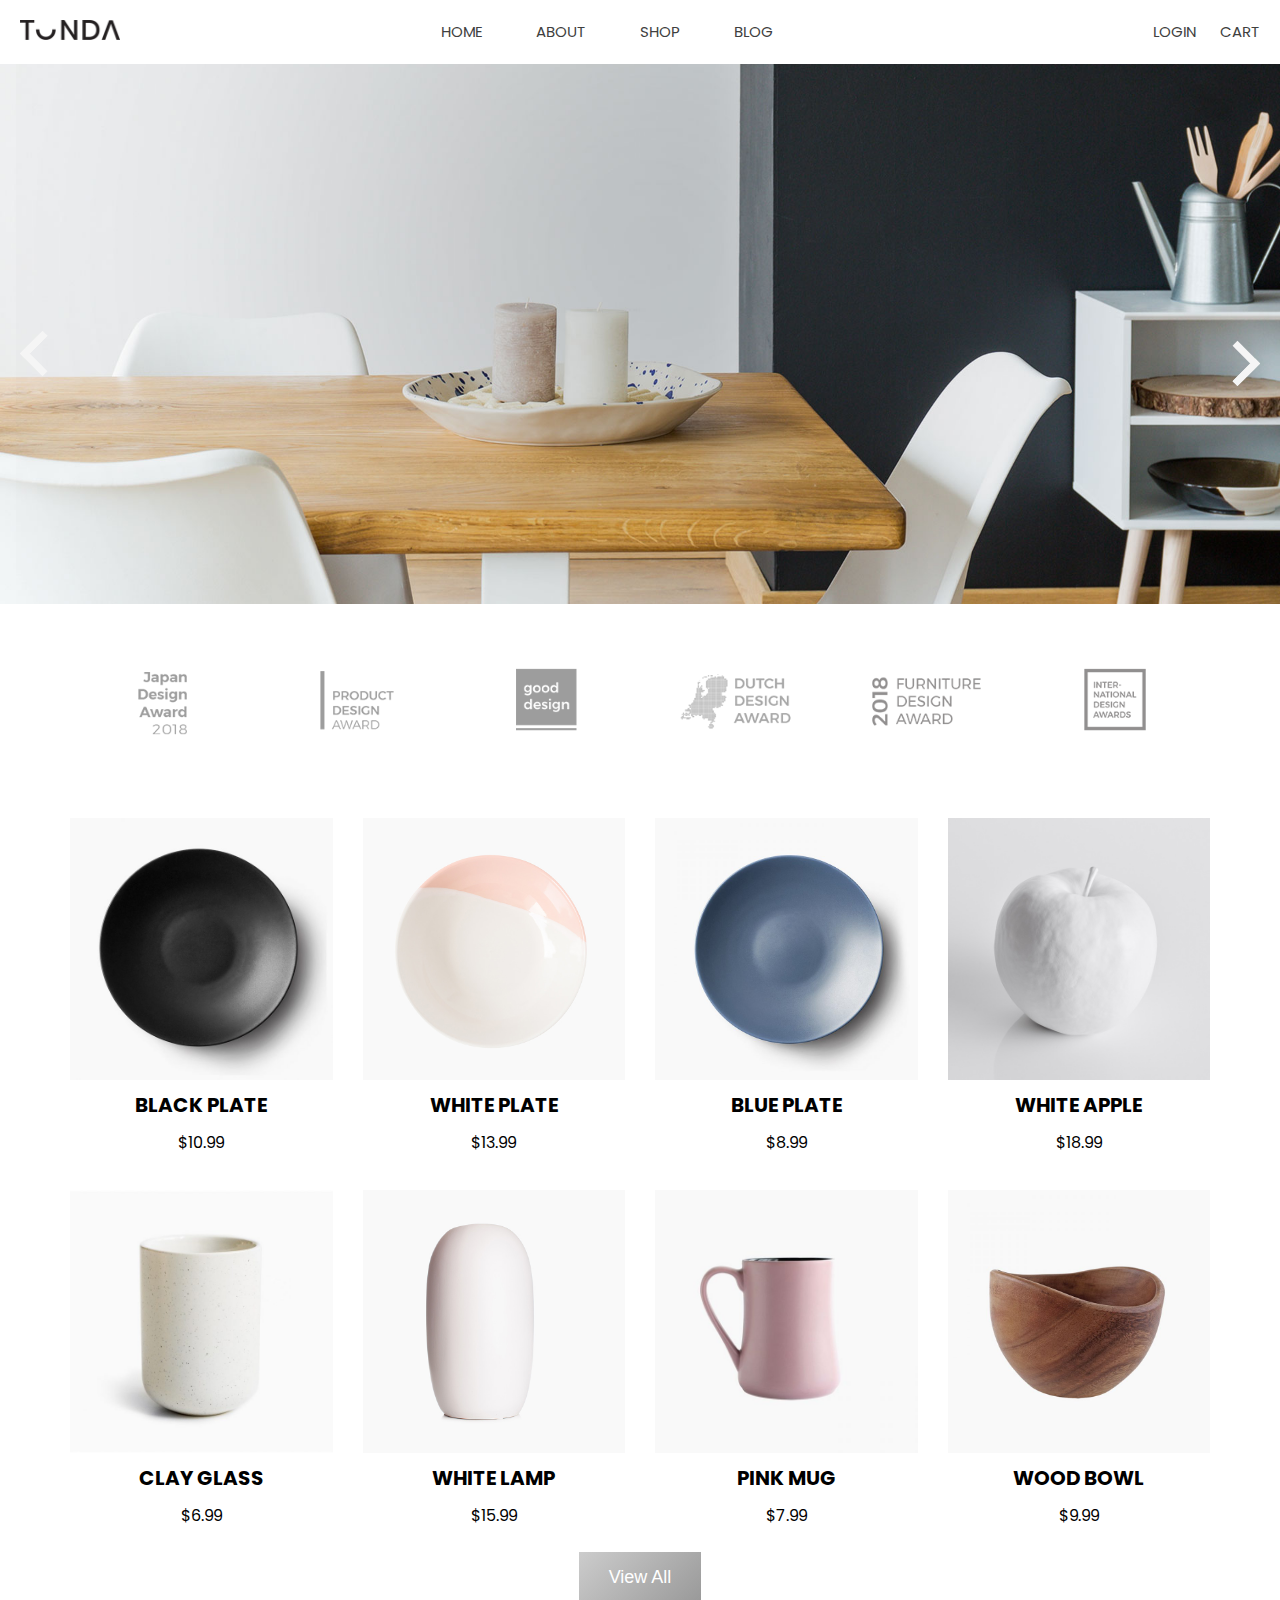
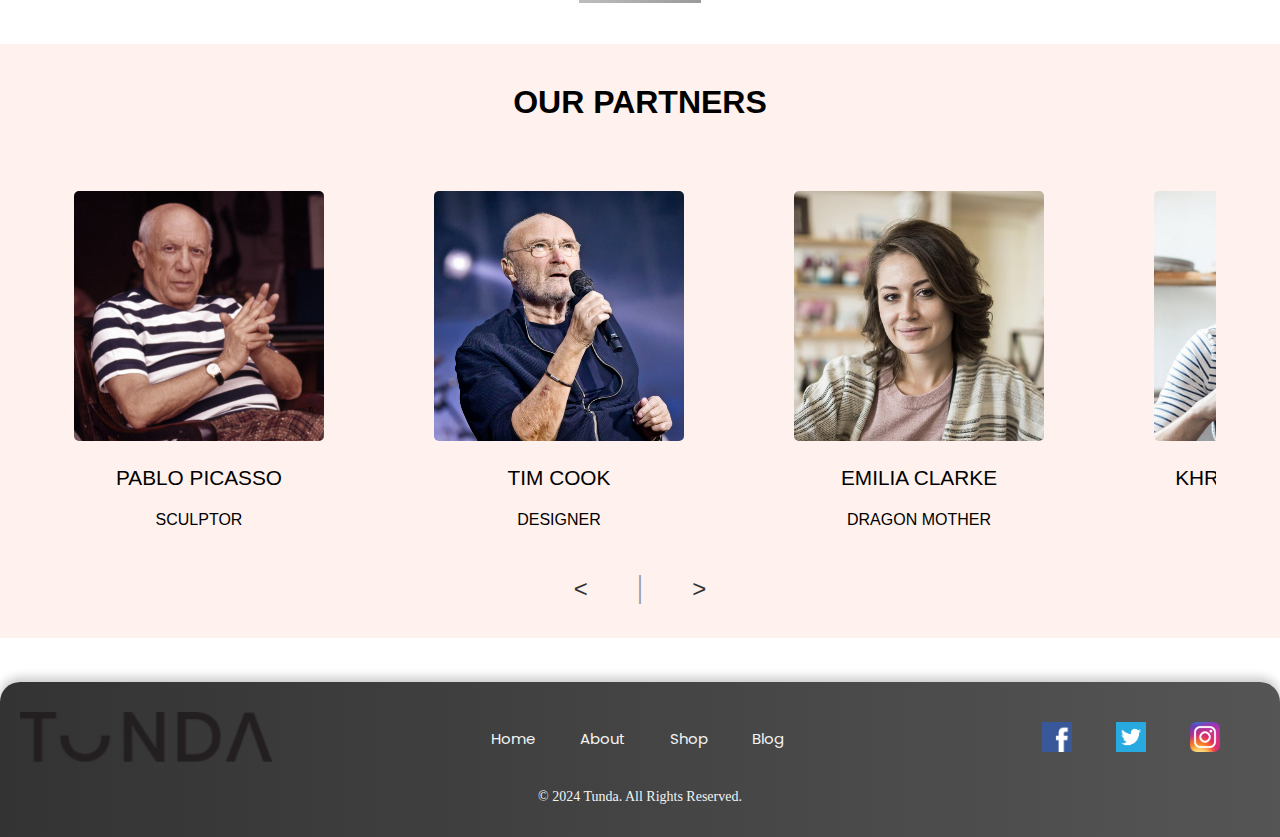
<file: index.html>
<!DOCTYPE html>
<html lang="en">
<head>
    <meta charset="UTF-8">
    <meta name="viewport" content="width=device-width, initial-scale=1.0">
    <link rel="preconnect" href="https://fonts.googleapis.com">
<link rel="preconnect" href="https://fonts.gstatic.com" crossorigin>
<link href="https://fonts.googleapis.com/css2?family=Poppins:ital,wght@0,100;0,200;0,300;0,400;0,500;0,600;0,700;0,800;0,900;1,100;1,200;1,300;1,400;1,500;1,600;1,700;1,800;1,900&display=swap" rel="stylesheet">
    <title>Home</title>
    <link rel="stylesheet" href="main.css">
</head>
<body>
  <header class="page-header">
    <nav class="nav-trans" id="myTopnav">
      <div class="left-nav">
        <a href="#">
            <img src="images/logo.png" alt="logo" class="logo-top">
        </a>
      </div>
      <div class="nav-menu">
        <ul class="main-menu">
          <li>
            <a href="index.html"><span>Home</span></a>
            <ul class="submenu">
              <li><a href="product-gallery.html"><span>Interior-Decor</span></a></li>
              <li><a href="product-gallery.html"><span>Masonry Shop</span></a></li>
              <li><a href="product-gallery.html"><span>Product Gallery</span></a></li>
            </ul>
          </li>
          <li>
            <a href=""><span>About</span></a>
            <ul class="submenu">
              <li><a href="about-us.html"><span>About Us</span></a></li>
              <li><a href="product-gallery.html"><span>Meet The Team</span></a></li>
              <li><a href="about-us.html"><span>Our Awards</span></a></li>
              <li><a href="contact-us.html"><span>Contact Us</span></a></li>
            </ul>
          </li>
          <li>
            <a href=""><span>Shop</span></a>
            <ul class="submenu">
              <li><a href="product-gallery.html"><span>New Products</span></a></li>
              <li><a href="product-gallery.html"><span>Popular Products</span></a></li>
              <li><a href="product-gallery.html"><span>Sale</span></a></li>
            </ul>
          </li>
          <li>
            <a href=""><span>Blog</span></a>
            <ul class="submenu">
              <li><a href=""><span>New Post</span></a></li>
              <li><a href=""><span>Hot Post</span></a></li>
              <li><a href=""><span>Videos</span></a></li>
            </ul>
          </li>
        </ul>
      </div>
      <div class="right-nav">
        <ul>
          <li><a href="login_register.html"><span>Login</span></a></li>
          <li><a href="cart.html"><span>Cart</span></a></li>
        </ul>
      </div>
      <a href="javascript:void(0);" style="font-size:15px;" class="icon" onclick="myFunction()">&#9776;</a>
    </nav>
  </header>  
<main>
  <div class="home-slide">
    <div class="slides">
      <div class="overlay-text">Candle, Candle, Fragnancy Candle</div>
      <img src="images/home2.jpg" alt="">
    </div>
    <div class="slides">
      <div class="overlay-text">Vase, Vase, Lots Of Vase</div>
      <img src="images/home3.jpg" alt="">
    </div>
    <div class="slides">
      <div class="overlay-text">Light, Light, Very Asthetic Light</div>
      <img src="images/home4.jpg" alt="">
    </div>
    <div class="navigation prev" onclick="prevSlide()"></div>
  <div class="navigation next" onclick="nextSlide()"></div>
  </div>
  <div class="awards">
    <div class="single-award award1"></div>
    <div class="single-award award2"></div>
    <div class="single-award award3"></div>
    <div class="single-award award4"></div>
    <div class="single-award award5"></div>
    <div class="single-award award6"></div>
  </div>
  <div class="products">
    <div class="single-product">
      <img src="images/product1.jpg" alt="">
      <div class="product-description">
        <p>Black Plate</p>
      </div>
      <div class="product-info">
        <h3><a href="product.html">Black Plate</a></h3>
        <p>$10.99</p>
      </div></div>
    <div class="single-product">
      <img src="images/product2.jpg" alt="">
      <div class="product-description">
        <p>White Plate</p>
      </div>
      <div class="product-info">
        <h3><a href="product.html">White Plate</a></h3>
        <p>$13.99</p>
      </div>
    </div>
    <div class="single-product">
      <img src="images/product3.jpg" alt="">
      <div class="product-description">
        <p>Blue Plate</p>
      </div>
      <div class="product-info">
        <h3><a href="product.html">Blue Plate</a></h3>
        <p>$8.99</p>
      </div></div>
    <div class="single-product">
      <img src="images/product4.jpg" alt="">
      <div class="product-description">
        <p>Edable Apple</p>
      </div>
      <div class="product-info">
        <h3><a href="product.html">White Apple</a></h3>
        <p>$18.99</p>
      </div></div>
    <div class="single-product">
      <img src="images/product5.jpg" alt="">
      <div class="product-description">
        <p>Japanese Glass</p>
      </div>
      <div class="product-info">
        <h3><a href="product.html">Clay Glass</a></h3>
        <p>$6.99</p>
      </div></div>
    <div class="single-product">
      <img src="images/product6.jpg" alt="">
      <div class="product-description">
        <p>Lava Lamp</p>
      </div>
      <div class="product-info">
        <h3><a href="product.html">White Lamp</a></h3>
        <p>$15.99</p>
      </div></div>
    <div class="single-product">
      <img src="images/product7.jpg" alt="">
      <div class="product-description">
        <p>Clay Mug</p>
      </div>
      <div class="product-info">
        <h3><a href="product.html">Pink Mug</a></h3>
        <p>$7.99</p>
      </div></div>
    <div class="single-product">
      <img src="images/product8.jpg" alt="">
      <div class="product-description">
        <p>Wooden Bowl</p>
      </div>
      <div class="product-info">
        <h3><a href="product.html">Wood Bowl</a></h3>
        <p>$9.99</p>
      </div></div>
  </div>
  <div class="view-all">
  <button class="view-all-btn">
    <a href="product-gallery.html">  View All </a>
  </button>
  </div>
  <div class="grid-section">
  <h1 class="large-heading">Our Partners</h1>
  <div class="unique-grid-container">
    <div class="unique-image-grid">
      <div class="unique-image-item">
        <img src="images/artist1.jpeg" alt="Image 1" class="unique-image">
        <p class="maintext">Pablo Picasso</p>
        <p class="subtext">Sculptor</p>
      </div>
      <div class="unique-image-item">
        <img src="images/artist2.jpeg" alt="Image 2" class="unique-image">
        <p class="maintext">Tim Cook </p>
        <p class="subtext">Designer</p>
      </div>
      <div class="unique-image-item">
        <img src="images/artist3.jpg" alt="Image 3" class="unique-image">
        <p class="maintext">Emilia Clarke</p>
        <p class="subtext">Dragon Mother</p>
      </div>
      <div class="unique-image-item">
        <img src="images/artist4.jpg" alt="Image 4" class="unique-image">
        <p class="maintext">Khris Hemsworth</p>
        <p class="subtext">Sasta Thor</p>
      </div>
      <div class="unique-image-item">
        <img src="images/artist5.jpg" alt="Image 5" class="unique-image">
        <p class="maintext">Scarlett Johansson</p>
        <p class="subtext">Widow</p>
      </div>
      <div class="unique-image-item">
        <img src="images/artist6.jpg" alt="Image 6" class="unique-image">
        <p class="maintext">Brie Larson</p>
        <p class="subtext">Captain Marvel</p>
      </div>
      <div class="unique-image-item">
        <img src="images/artist7.jpg" alt="Image 7" class="unique-image">
        <p class="maintext">Astra</p>
        <p class="subtext">Controller</p>
      </div>
    </div>
    <div class="unique-controls">
      <button class="unique-prev-btn" onclick="scrollGrid('prev')">&lt;</button>
      <span class="separator">|</span>
      <button class="unique-next-btn" onclick="scrollGrid('next')">&gt;</button>
    </div>
  </div>
  </div>
</main>
<footer class="page-footer">
  <div class="footer-content">
    <div class="footer-logo">
      <img src="images/logo.png" alt="logo" class="logo-bottom">
    </div>
    <div class="footer-nav">
      <ul>
        <li><a href="#">Home</a></li>
        <li><a href="about-us.html">About</a></li>
        <li><a href="#">Shop</a></li>
        <li><a href="#">Blog</a></li>
      </ul>
    </div>
    <div class="footer-social">
      <ul>
        <li><a href="#"><img src="images/facebook.png" alt="Facebook"></a></li>
        <li><a href="#"><img src="images/twitter.png" alt="Twitter"></a></li>
        <li><a href="#"><img src="images/instagram.png" alt="Instagram"></a></li>
      </ul>
    </div>
  </div>
  <div class="footer-bottom">
    <p>&copy; 2024 Tunda. All Rights Reserved.</p>
  </div>
</footer>

<script src="main.js"></script>
</body>
</html>
</file>
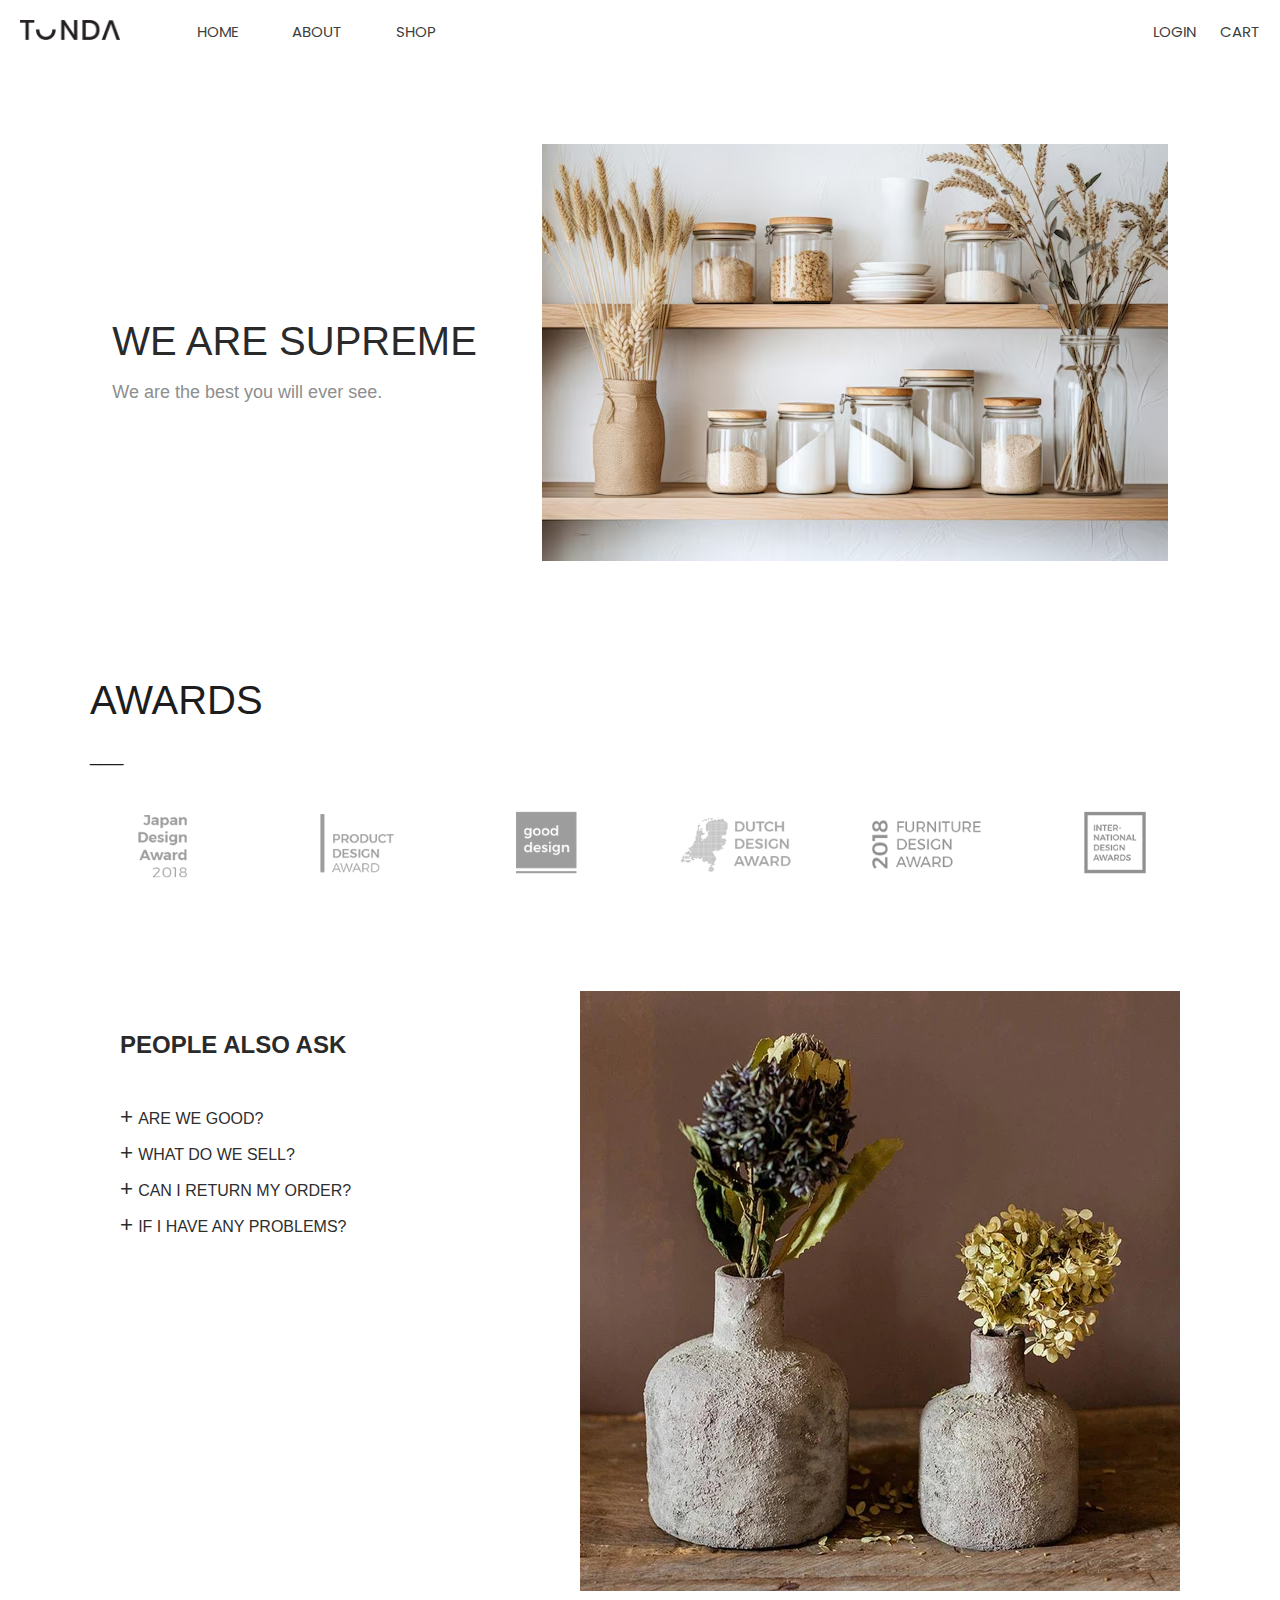
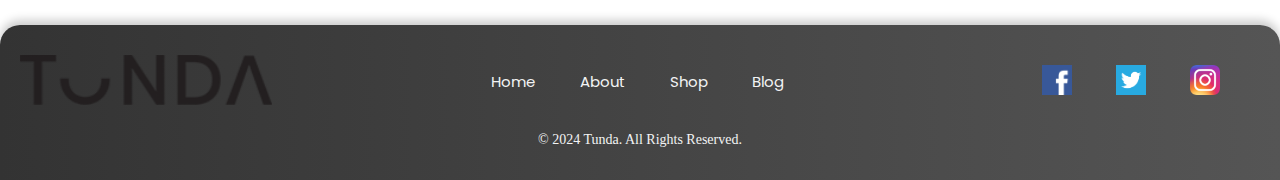
<file: about-us.html>
<!DOCTYPE html>
<html lang="en">
<head>
    <meta charset="UTF-8">
    <meta name="viewport" content="width=device-width, initial-scale=1.0">
    <link rel="preconnect" href="https://fonts.googleapis.com">
<link rel="preconnect" href="https://fonts.gstatic.com" crossorigin>
<link href="https://fonts.googleapis.com/css2?family=Poppins:ital,wght@0,100;0,200;0,300;0,400;0,500;0,600;0,700;0,800;0,900;1,100;1,200;1,300;1,400;1,500;1,600;1,700;1,800;1,900&display=swap" rel="stylesheet">
    <title>About Us</title>
    <link rel="stylesheet" href="about.css">
    <link rel="stylesheet" href="test.css">
</head>
<body>
    <header class="page-header">
        <nav class="nav-trans">
          <div class="left-nav">
            <a href="#">
                <img src="images/logo.png" alt="logo" class="logo-top">
            </a>
          </div>
          <div class="nav-menu">
            <ul class="main-menu">
              <li>
                <a href="index.html"><span>Home</span></a>
                <ul class="submenu">
                  <li><a href="product-gallery.html"><span>Interior-Decor</span></a></li>
                  <li><a href="product-gallery.html"><span>Masonry Shop</span></a></li>
                  <li><a href="product-gallery.html"><span>Product Gallery</span></a></li>
                </ul>
              </li>
              <li>
                <a href=""><span>About</span></a>
                <ul class="submenu">
                  <li><a href="about-us.html"><span>About Us</span></a></li>
                  <li><a href="product-gallery.html"><span>Meet The Team</span></a></li>
                  <li><a href="about-us.html"><span>Our Awards</span></a></li>
                  <li><a href="contact-us.html"><span>Contact Us</span></a></li>
                </ul>
              </li>
              <li>
                <a href=""><span>Shop</span></a>
                <ul class="submenu">
                  <li><a href="product-gallery.html"><span>New Products</span></a></li>
                  <li><a href="product-gallery.html"><span>Popular Products</span></a></li>
                  <li><a href="product-gallery.html"><span>Sale</span></a></li>
                </ul>
              </li>
            </ul>
          </div>
          <div class="right-nav">
            <ul>
              <li><a href="login_register.html"><span>Login</span></a></li>
              <li><a href="cart.html"><span>Cart</span></a></li>
            </ul>
          </div>
        </nav>
      </header>  
      <main>
        <div class="info-sec">
            <div class="info">
                <h2>We are Supreme</h2>
                <p>We are the best you will ever see.</p>
            </div>
            <div class="info-img">
                <img src="images/info.avif" alt="">
            </div>
        </div>
        <div class="awards-main">
            <h2>Awards</h2>
            <p>___</p>
        <div class="awards">
            <div class="single-award award1"></div>
            <div class="single-award award2"></div>
            <div class="single-award award3"></div>
            <div class="single-award award4"></div>
            <div class="single-award award5"></div>
            <div class="single-award award6"></div>
          </div>
          </div>

          <div class="paa">
          <div class="paa-section">
            <h2>People Also Ask</h2>
            <ul>
                <li>
                    <div class="question" onclick="toggleAnswer(this)">Are We Good?</div>
                    <div class="answer">We Are The Best That You Will Ever Buy From.</div>
                </li>
                <li>
                    <div class="question" onclick="toggleAnswer(this)">What Do We Sell?</div>
                    <div class="answer">Everything That Will Make Your House Look Better.</div>
                </li>
                <li>
                    <div class="question" onclick="toggleAnswer(this)">Can I Return My Order?</div>
                    <div class="answer">Although You Will Never Need To But Still, Yes You Can.</div>
                </li>
                <li>
                    <div class="question" onclick="toggleAnswer(this)">If I Have Any Problems?</div>
                    <div class="answer">Our Support Team Is Always Just A Call Away.</div>
                </li>
            </ul>
        </div>
        <div class="paa-image">
            <img src="images/vase.webp" alt="">
        </div>
        </div>
        
      </main>
      <footer class="page-footer">
        <div class="footer-content">
          <div class="footer-logo">
            <img src="images/logo.png" alt="logo" class="logo-bottom">
          </div>
          <div class="footer-nav">
            <ul>
              <li><a href="#">Home</a></li>
              <li><a href="#">About</a></li>
              <li><a href="#">Shop</a></li>
              <li><a href="#">Blog</a></li>
            </ul>
          </div>
          <div class="footer-social">
            <ul>
              <li><a href="#"><img src="images/facebook.png" alt="Facebook"></a></li>
              <li><a href="#"><img src="images/twitter.png" alt="Twitter"></a></li>
              <li><a href="#"><img src="images/instagram.png" alt="Instagram"></a></li>
            </ul>
          </div>
        </div>
        <div class="footer-bottom">
          <p>&copy; 2024 Tunda. All Rights Reserved.</p>
        </div>
      </footer>
      
      <script src="main.js"></script>
</body>
</html>
</file>
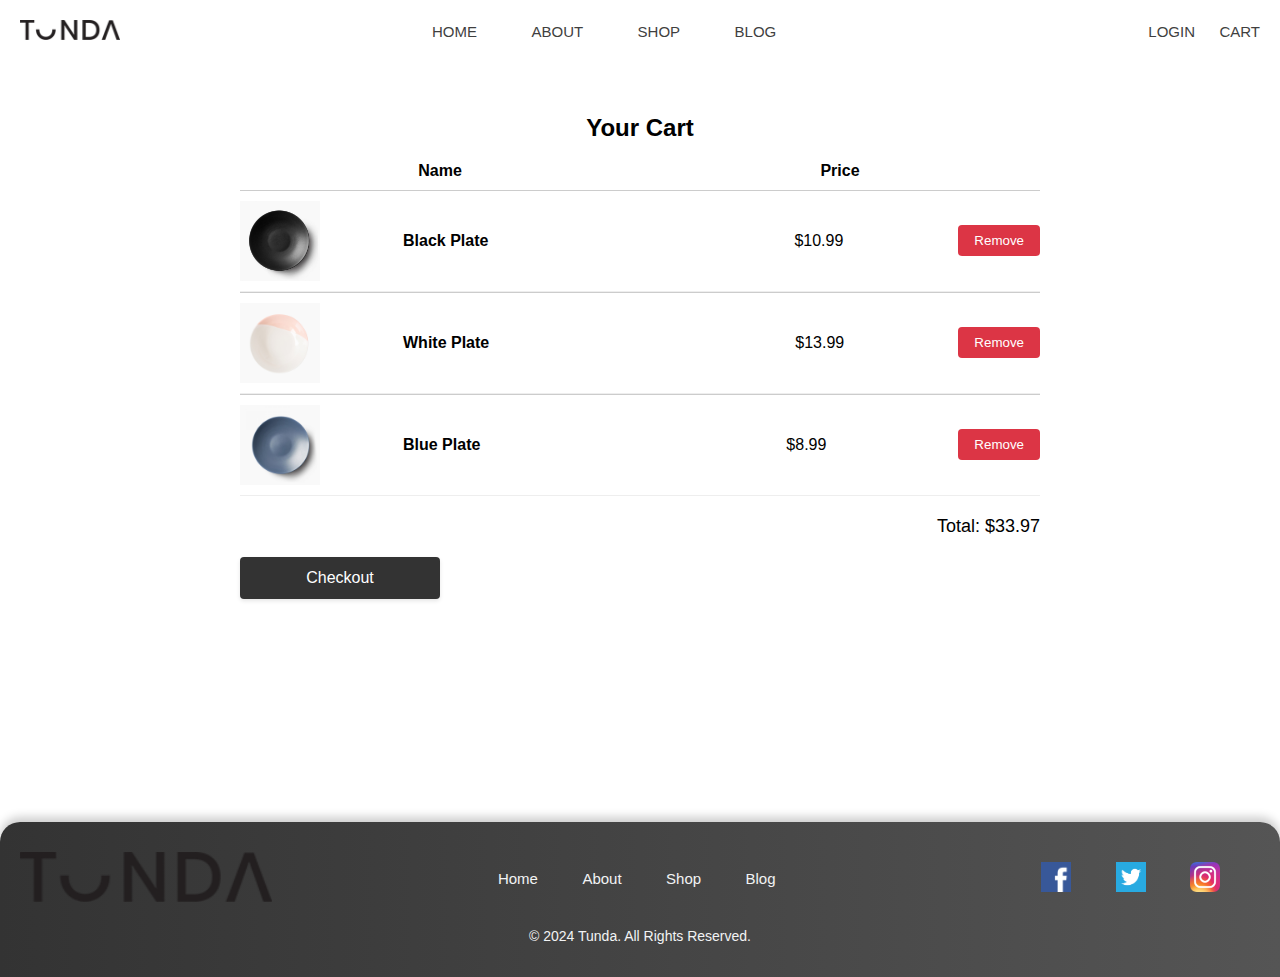
<file: cart.html>
<!DOCTYPE html>
<html lang="en">
<head>
  <meta charset="UTF-8">
  <meta name="viewport" content="width=device-width, initial-scale=1.0">
  <link rel="stylesheet" href="cart.css">
  <link rel="stylesheet" href="main.css">
  <title>Shopping Cart</title>
</head>
<body>
<header class="page-header">
    <nav class="nav-trans" id="myTopnav">
      <div class="left-nav">
        <a href="#">
            <img src="images/logo.png" alt="logo" class="logo-top">
        </a>
      </div>
      <div class="nav-menu">
        <ul class="main-menu">
          <li>
            <a href="index.html"><span>Home</span></a>
            <ul class="submenu">
              <li><a href="product-gallery.html"><span>Interior-Decor</span></a></li>
              <li><a href="product-gallery.html"><span>Masonry Shop</span></a></li>
              <li><a href="product-gallery.html"><span>Product Gallery</span></a></li>
            </ul>
          </li>
          <li>
            <a href=""><span>About</span></a>
            <ul class="submenu">
              <li><a href="about-us.html"><span>About Us</span></a></li>
              <li><a href="product-gallery.html"><span>Meet The Team</span></a></li>
              <li><a href="about-us.html"><span>Our Awards</span></a></li>
              <li><a href="contact-us.html"><span>Contact Us</span></a></li>
            </ul>
          </li>
          <li>
            <a href=""><span>Shop</span></a>
            <ul class="submenu">
              <li><a href="product-gallery.html"><span>New Products</span></a></li>
              <li><a href="product-gallery.html"><span>Popular Products</span></a></li>
              <li><a href="product-gallery.html"><span>Sale</span></a></li>
            </ul>
          </li>
          <li>
            <a href=""><span>Blog</span></a>
            <ul class="submenu">
              <li><a href=""><span>New Post</span></a></li>
              <li><a href=""><span>Hot Post</span></a></li>
              <li><a href=""><span>Videos</span></a></li>
            </ul>
          </li>
        </ul>
      </div>
      <div class="right-nav">
        <ul>
          <li><a href="login_register.html"><span>Login</span></a></li>
          <li><a href="cart.html"><span>Cart</span></a></li>
        </ul>
      </div>
      <a href="javascript:void(0);" style="font-size:15px;" class="icon" onclick="myFunction()">&#9776;</a>
    </nav>
</header>  
<main>
  <div class="cart">
    <h2>Your Cart</h2>
    <div class="labels">
      <div class="label">Name</div>
      <div class="label">Price</div>
    </div>
    <div class="cart-items">
      <div class="cart-item">
        <img src="images/product1.jpg" alt="Product 1">
        <div class="item-details">
          <div class="item-name">Black Plate</div>
          <div class="item-price">$10.99</div>
        </div>
        <button class="remove-item">Remove</button>
      </div>
      <div class="cart-items">
        <div class="cart-item">
          <img src="images/product2.jpg" alt="Product 2">
          <div class="item-details">
            <div class="item-name">White Plate</div>
            <div class="item-price">$13.99</div>
          </div>
          <button class="remove-item">Remove</button>
        </div>
        <div class="cart-items">
          <div class="cart-item">
            <img src="images/product3.jpg" alt="Product 3">
            <div class="item-details">
              <div class="item-name">Blue Plate</div>
              <div class="item-price">$8.99</div>
            </div>
            <button class="remove-item">Remove</button>
          </div>
      <!-- Additional items can be dynamically added here -->
    </div>
    <div class="total">
      Total: <span id="total-price">$33.97</span>
    </div>
    <button class="checkout-btn">Checkout</button>
  </div>
</main>
<footer class="page-footer">
  <div class="footer-content">
    <div class="footer-logo">
      <img src="images/logo.png" alt="logo" class="logo-bottom">
    </div>
    <div class="footer-nav">
      <ul>
        <li><a href="#">Home</a></li>
        <li><a href="about-us.html">About</a></li>
        <li><a href="#">Shop</a></li>
        <li><a href="#">Blog</a></li>
      </ul>
    </div>
    <div class="footer-social">
      <ul>
        <li><a href="#"><img src="images/facebook.png" alt="Facebook"></a></li>
        <li><a href="#"><img src="images/twitter.png" alt="Twitter"></a></li>
        <li><a href="#"><img src="images/instagram.png" alt="Instagram"></a></li>
      </ul>
    </div>
  </div>
  <div class="footer-bottom">
    <p>&copy; 2024 Tunda. All Rights Reserved.</p>
  </div>
</footer>
<script src="https://code.jquery.com/jquery-3.6.0.min.js"></script>
<script src="cart.js"></script>
</body>
</html>
</file>
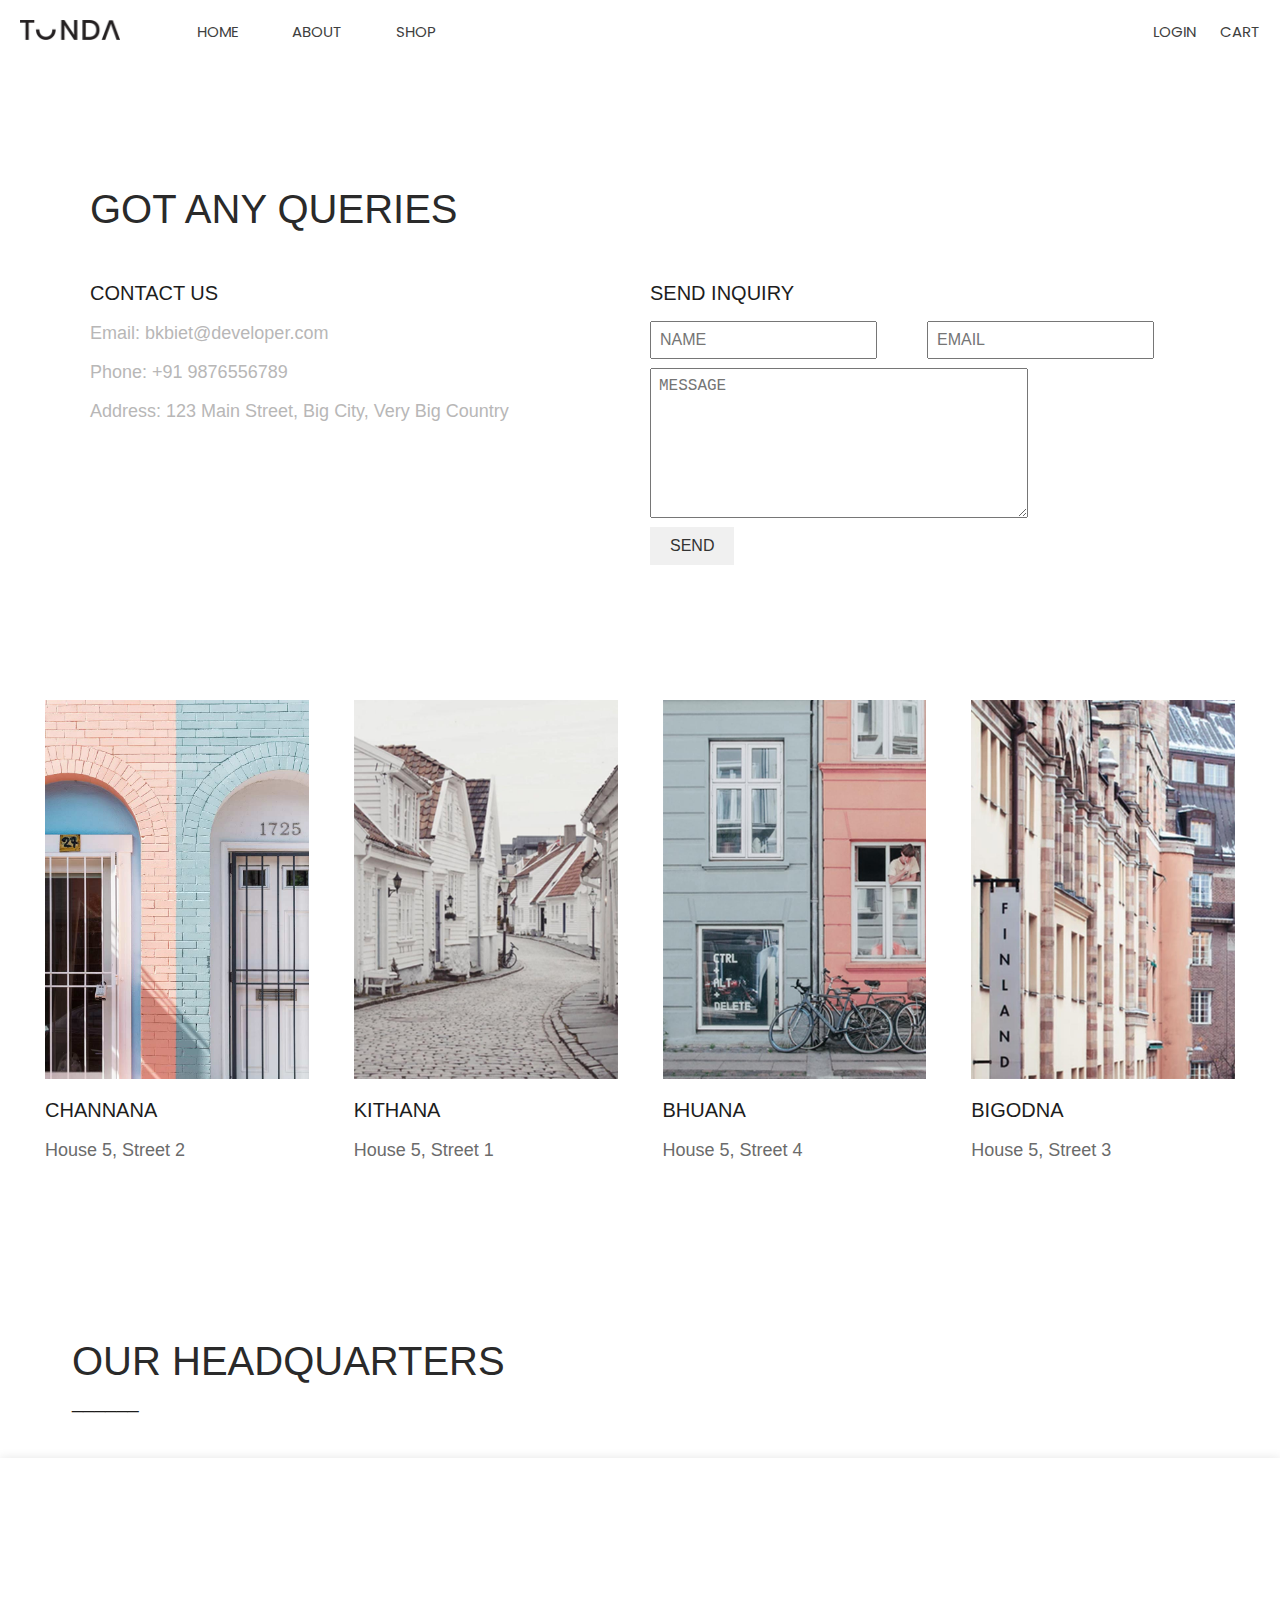
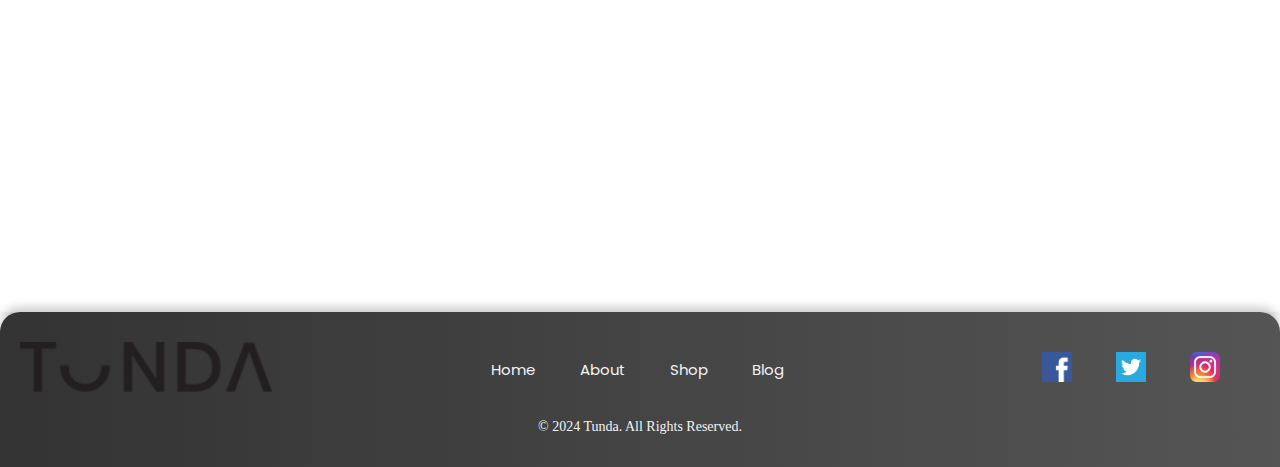
<file: contact-us.html>
<!DOCTYPE html>
<html lang="en">
    <head>
        <meta charset="UTF-8">
        <meta name="viewport" content="width=device-width, initial-scale=1.0">
        <link rel="preconnect" href="https://fonts.googleapis.com">
    <link rel="preconnect" href="https://fonts.gstatic.com" crossorigin>
    <link href="https://fonts.googleapis.com/css2?family=Poppins:ital,wght@0,100;0,200;0,300;0,400;0,500;0,600;0,700;0,800;0,900;1,100;1,200;1,300;1,400;1,500;1,600;1,700;1,800;1,900&display=swap" rel="stylesheet">
        <title>Contact Us</title>
        <link rel="stylesheet" href="about.css">
        <link rel="stylesheet" href="test.css">
    </head>
    <body>
        <header class="page-header">
            <nav class="nav-trans">
              <div class="left-nav">
                <a href="#">
                    <img src="images/logo.png" alt="logo" class="logo-top">
                </a>
              </div>
              <div class="nav-menu">
                <ul class="main-menu">
                  <li>
                    <a href="index.html"><span>Home</span></a>
                    <ul class="submenu">
                      <li><a href="product-gallery.html"><span>Interior-Decor</span></a></li>
                      <li><a href="product-gallery.html"><span>Masonry Shop</span></a></li>
                      <li><a href="product-gallery.html"><span>Product Gallery</span></a></li>
                    </ul>
                  </li>
                  <li>
                    <a href=""><span>About</span></a>
                    <ul class="submenu">
                      <li><a href="about-us.html"><span>About Us</span></a></li>
                      <li><a href="product-gallery.html"><span>Meet The Team</span></a></li>
                      <li><a href="about-us.html"><span>Our Awards</span></a></li>
                      <li><a href="contact-us.html"><span>Contact Us</span></a></li>
                    </ul>
                  </li>
                  <li>
                    <a href=""><span>Shop</span></a>
                    <ul class="submenu">
                      <li><a href="product-gallery.html"><span>New Products</span></a></li>
                      <li><a href="product-gallery.html"><span>Popular Products</span></a></li>
                      <li><a href="product-gallery.html"><span>Sale</span></a></li>
                    </ul>
                  </li>
                </ul>
              </div>
              <div class="right-nav">
                <ul>
                  <li><a href="login_register.html"><span>Login</span></a></li>
                  <li><a href="cart.html"><span>Cart</span></a></li>
                </ul>
              </div>
            </nav>
        </header>  
        <main>
            <div class="contact-head"><h2>Got Any Queries</h2></div>
            <div class="contact-section">
                <div class="contact-info">
                    <h2>Contact Us</h2>
                    <p>Email: bkbiet@developer.com</p>
                    <p>Phone: +91 9876556789</p>
                    <p>Address: 123 Main Street, Big City, Very Big Country</p>
                </div>
                <div class="inquiry-form">
                    <h2>Send Inquiry</h2>
                    <form action="#" method="POST">
                        <div class="form-group">
                            <div class="input-group">
                                <input type="text" id="name" name="name" placeholder="NAME" class="half-width" required>
                                <input type="email" id="email" name="email" placeholder="EMAIL" class="half-width" required>
                            </div>
                        </div>
                        <div class="form-group">
                            <textarea id="message" name="message" placeholder="MESSAGE" required></textarea>
                        </div>
                        <div class="form-group">
                            <button type="submit">SEND</button>
                        </div>
                    </form>
                </div>
            </div>
            <div class="contact-places">
                <div class="places">
                    <img src="images/contact-img-1.jpg" alt="">
                    <div class="contact-address">
                        <h2>Channana</h2>
                        <p>House 5, Street 2</p>
                    </div>
                </div>
                <div class="places">
                    <img src="images/contact-img-2.jpg" alt="">
                    <div class="contact-address">
                        <h2>Kithana</h2>
                        <p>House 5, Street 1 </p>
                    </div>
                </div>
                <div class="places">
                    <img src="images/contact-img-3.jpg" alt="">
                    <div class="contact-address">
                        <h2>Bhuana</h2>
                        <p>House 5, Street 4</p>
                    </div>
                </div>
                <div class="places"> 
                    <img src="images/contact-img-4.jpg" alt="">
                    <div class="contact-address">
                        <h2>Bigodna</h2>
                        <p>House 5, Street 3</p>
                    </div>  
                </div>
            </div>
            <div class="map-head">
                <h2>Our Headquarters</h2>
                <p>______</p>
            </div>
            <div class="map-container">
                <iframe src="https://www.google.com/maps/embed?pb=!1m18!1m12!1m3!1d28119.22525015162!2d75.6504224!3d28.240618949999998!2m3!1f0!2f0!3f0!3m2!1i1024!2i768!4f13.1!3m3!1m2!1s0x3913219fe9fbb61f%3A0x3dc782039a6d1539!2sChirawa%2C%20Rajasthan!5e0!3m2!1sen!2sin!4v1712504707992!5m2!1sen!2sin" width="100vw" height="450" style="border:0;" allowfullscreen="" loading="lazy" referrerpolicy="no-referrer-when-downgrade"></iframe>
            </div>
        </main>
        <footer class="page-footer">
            <div class="footer-content">
              <div class="footer-logo">
                <img src="images/logo.png" alt="logo" class="logo-bottom">
              </div>
              <div class="footer-nav">
                <ul>
                  <li><a href="#">Home</a></li>
                  <li><a href="about-us.html">About</a></li>
                  <li><a href="#">Shop</a></li>
                  <li><a href="#">Blog</a></li>
                </ul>
              </div>
              <div class="footer-social">
                <ul>
                  <li><a href="#"><img src="images/facebook.png" alt="Facebook"></a></li>
                  <li><a href="#"><img src="images/twitter.png" alt="Twitter"></a></li>
                  <li><a href="#"><img src="images/instagram.png" alt="Instagram"></a></li>
                </ul>
              </div>
            </div>
            <div class="footer-bottom">
              <p>&copy; 2024 Tunda. All Rights Reserved.</p>
            </div>
          </footer>
          
          <script src="main.js"></script>
    </body>
</html>
</file>
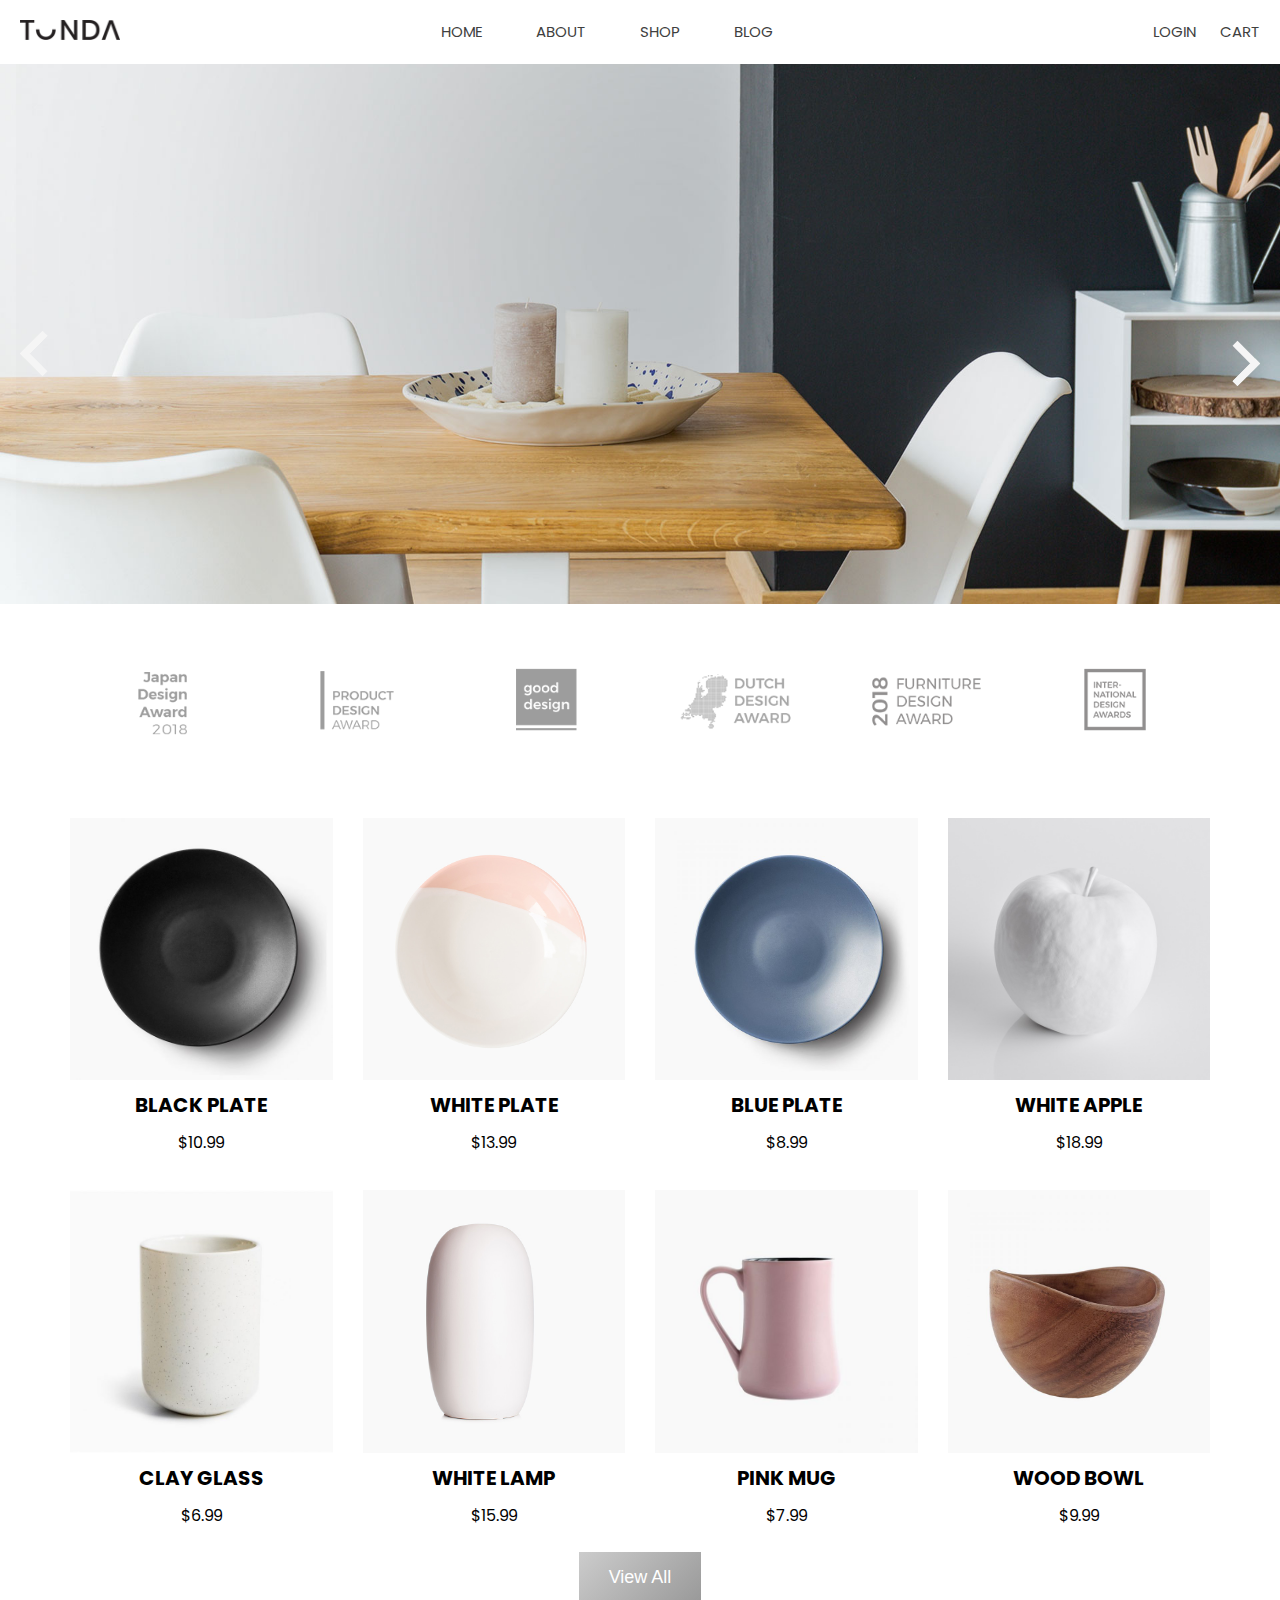
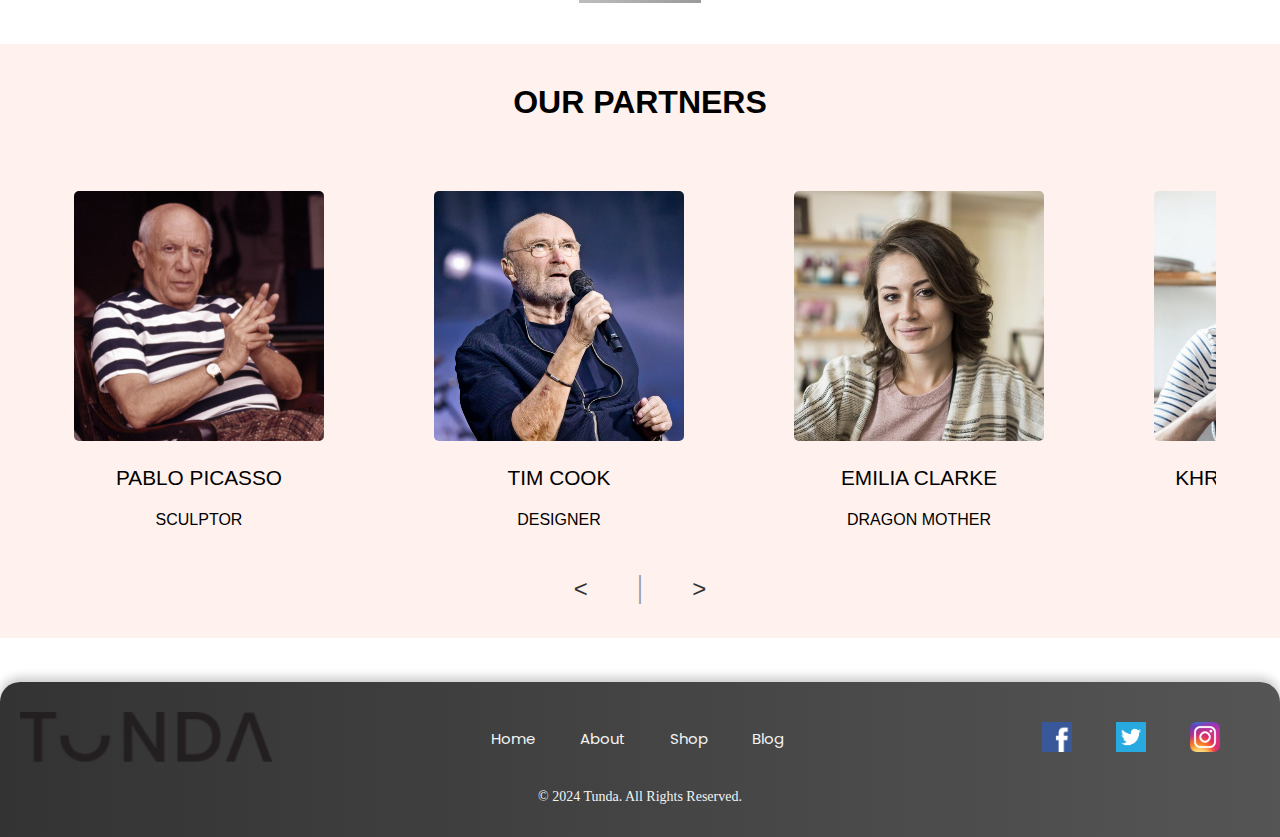
<file: home.html>
<!DOCTYPE html>
<html lang="en">
<head>
    <meta charset="UTF-8">
    <meta name="viewport" content="width=device-width, initial-scale=1.0">
    <link rel="preconnect" href="https://fonts.googleapis.com">
<link rel="preconnect" href="https://fonts.gstatic.com" crossorigin>
<link href="https://fonts.googleapis.com/css2?family=Poppins:ital,wght@0,100;0,200;0,300;0,400;0,500;0,600;0,700;0,800;0,900;1,100;1,200;1,300;1,400;1,500;1,600;1,700;1,800;1,900&display=swap" rel="stylesheet">
    <title>Home</title>
    <link rel="stylesheet" href="main.css">
</head>
<body>
  <header class="page-header">
    <nav class="nav-trans">
      <div class="left-nav">
        <a href="#">
            <img src="images/logo.png" alt="logo" class="logo-top">
        </a>
      </div>
      <div class="nav-menu">
        <ul class="main-menu">
          <li>
            <a href="home.html"><span>Home</span></a>
            <ul class="submenu">
              <li><a href="product-gallery.html"><span>Interior-Decor</span></a></li>
              <li><a href="product-gallery.html"><span>Masonry Shop</span></a></li>
              <li><a href="product-gallery.html"><span>Product Gallery</span></a></li>
            </ul>
          </li>
          <li>
            <a href=""><span>About</span></a>
            <ul class="submenu">
              <li><a href="about-us.html"><span>About Us</span></a></li>
              <li><a href="product-gallery.html"><span>Meet The Team</span></a></li>
              <li><a href="about-us.html"><span>Our Awards</span></a></li>
              <li><a href="contact-us.html"><span>Contact Us</span></a></li>
            </ul>
          </li>
          <li>
            <a href=""><span>Shop</span></a>
            <ul class="submenu">
              <li><a href="product-gallery.html"><span>New Products</span></a></li>
              <li><a href="product-gallery.html"><span>Popular Products</span></a></li>
              <li><a href="product-gallery.html"><span>Sale</span></a></li>
            </ul>
          </li>
          <li>
            <a href=""><span>Blog</span></a>
            <ul class="submenu">
              <li><a href=""><span>New Post</span></a></li>
              <li><a href=""><span>Hot Post</span></a></li>
              <li><a href=""><span>Videos</span></a></li>
            </ul>
          </li>
        </ul>
      </div>
      <div class="right-nav">
        <ul>
          <li><a href="login:register.html"><span>Login</span></a></li>
          <li><a href=""><span>Cart</span></a></li>
        </ul>
      </div>
    </nav>
  </header>  
<main>
  <div class="home-slide">
    <div class="slides">
      <div class="overlay-text">Candle, Candle, Fragnancy Candle</div>
      <img src="images/home2.jpg" alt="">
    </div>
    <div class="slides">
      <div class="overlay-text">Vase, Vase, Lots Of Vase</div>
      <img src="images/home3.jpg" alt="">
    </div>
    <div class="slides">
      <div class="overlay-text">Light, Light, Very Asthetic Light</div>
      <img src="images/home4.jpg" alt="">
    </div>
    <div class="navigation prev" onclick="prevSlide()"></div>
  <div class="navigation next" onclick="nextSlide()"></div>
  </div>
  <div class="awards">
    <div class="single-award award1"></div>
    <div class="single-award award2"></div>
    <div class="single-award award3"></div>
    <div class="single-award award4"></div>
    <div class="single-award award5"></div>
    <div class="single-award award6"></div>
  </div>
  <div class="products">
    <div class="single-product">
      <img src="images/product1.jpg" alt="">
      <div class="product-description">
        <p>Black Plate</p>
      </div>
      <div class="product-info">
        <h3><a href="product.html">Black Plate</a></h3>
        <p>$10.99</p>
      </div></div>
    <div class="single-product">
      <img src="images/product2.jpg" alt="">
      <div class="product-description">
        <p>White Plate</p>
      </div>
      <div class="product-info">
        <h3><a href="product.html">White Plate</a></h3>
        <p>$13.99</p>
      </div>
    </div>
    <div class="single-product">
      <img src="images/product3.jpg" alt="">
      <div class="product-description">
        <p>Blue Plate</p>
      </div>
      <div class="product-info">
        <h3><a href="product.html">Blue Plate</a></h3>
        <p>$8.99</p>
      </div></div>
    <div class="single-product">
      <img src="images/product4.jpg" alt="">
      <div class="product-description">
        <p>Edable Apple</p>
      </div>
      <div class="product-info">
        <h3><a href="product.html">White Apple</a></h3>
        <p>$18.99</p>
      </div></div>
    <div class="single-product">
      <img src="images/product5.jpg" alt="">
      <div class="product-description">
        <p>Japanese Glass</p>
      </div>
      <div class="product-info">
        <h3><a href="product.html">Clay Glass</a></h3>
        <p>$6.99</p>
      </div></div>
    <div class="single-product">
      <img src="images/product6.jpg" alt="">
      <div class="product-description">
        <p>Lava Lamp</p>
      </div>
      <div class="product-info">
        <h3><a href="product.html">White Lamp</a></h3>
        <p>$15.99</p>
      </div></div>
    <div class="single-product">
      <img src="images/product7.jpg" alt="">
      <div class="product-description">
        <p>Clay Mug</p>
      </div>
      <div class="product-info">
        <h3><a href="product.html">Pink Mug</a></h3>
        <p>$7.99</p>
      </div></div>
    <div class="single-product">
      <img src="images/product8.jpg" alt="">
      <div class="product-description">
        <p>Wooden Bowl</p>
      </div>
      <div class="product-info">
        <h3><a href="product.html">Wood Bowl</a></h3>
        <p>$9.99</p>
      </div></div>
  </div>
  <div class="view-all">
  <button class="view-all-btn">
    <a href="product-gallery.html">  View All </a>
  </button>
  </div>
  <div class="grid-section">
  <h1 class="large-heading">Our Partners</h1>
  <div class="unique-grid-container">
    <div class="unique-image-grid">
      <div class="unique-image-item">
        <img src="images/artist1.jpeg" alt="Image 1" class="unique-image">
        <p class="maintext">Pablo Picasso</p>
        <p class="subtext">Sculptor</p>
      </div>
      <div class="unique-image-item">
        <img src="images/artist2.jpeg" alt="Image 2" class="unique-image">
        <p class="maintext">Tim Cook </p>
        <p class="subtext">Designer</p>
      </div>
      <div class="unique-image-item">
        <img src="images/artist3.jpg" alt="Image 3" class="unique-image">
        <p class="maintext">Emilia Clarke</p>
        <p class="subtext">Dragon Mother</p>
      </div>
      <div class="unique-image-item">
        <img src="images/artist4.jpg" alt="Image 4" class="unique-image">
        <p class="maintext">Khris Hemsworth</p>
        <p class="subtext">Sasta Thor</p>
      </div>
      <div class="unique-image-item">
        <img src="images/artist5.jpg" alt="Image 5" class="unique-image">
        <p class="maintext">Scarlett Johansson</p>
        <p class="subtext">Widow</p>
      </div>
      <div class="unique-image-item">
        <img src="images/artist6.jpg" alt="Image 6" class="unique-image">
        <p class="maintext">Brie Larson</p>
        <p class="subtext">Captain Marvel</p>
      </div>
      <div class="unique-image-item">
        <img src="images/artist7.jpg" alt="Image 7" class="unique-image">
        <p class="maintext">Astra</p>
        <p class="subtext">Controller</p>
      </div>
    </div>
    <div class="unique-controls">
      <button class="unique-prev-btn" onclick="scrollGrid('prev')">&lt;</button>
      <span class="separator">|</span>
      <button class="unique-next-btn" onclick="scrollGrid('next')">&gt;</button>
    </div>
  </div>
  </div>
</main>
<footer class="page-footer">
  <div class="footer-content">
    <div class="footer-logo">
      <img src="images/logo.png" alt="logo" class="logo-bottom">
    </div>
    <div class="footer-nav">
      <ul>
        <li><a href="#">Home</a></li>
        <li><a href="#">About</a></li>
        <li><a href="#">Shop</a></li>
        <li><a href="#">Blog</a></li>
      </ul>
    </div>
    <div class="footer-social">
      <ul>
        <li><a href="#"><img src="images/facebook.png" alt="Facebook"></a></li>
        <li><a href="#"><img src="images/twitter.png" alt="Twitter"></a></li>
        <li><a href="#"><img src="images/instagram.png" alt="Instagram"></a></li>
      </ul>
    </div>
  </div>
  <div class="footer-bottom">
    <p>&copy; 2024 Tunda. All Rights Reserved.</p>
  </div>
</footer>

<script src="main.js"></script>
</body>
</html>
</file>
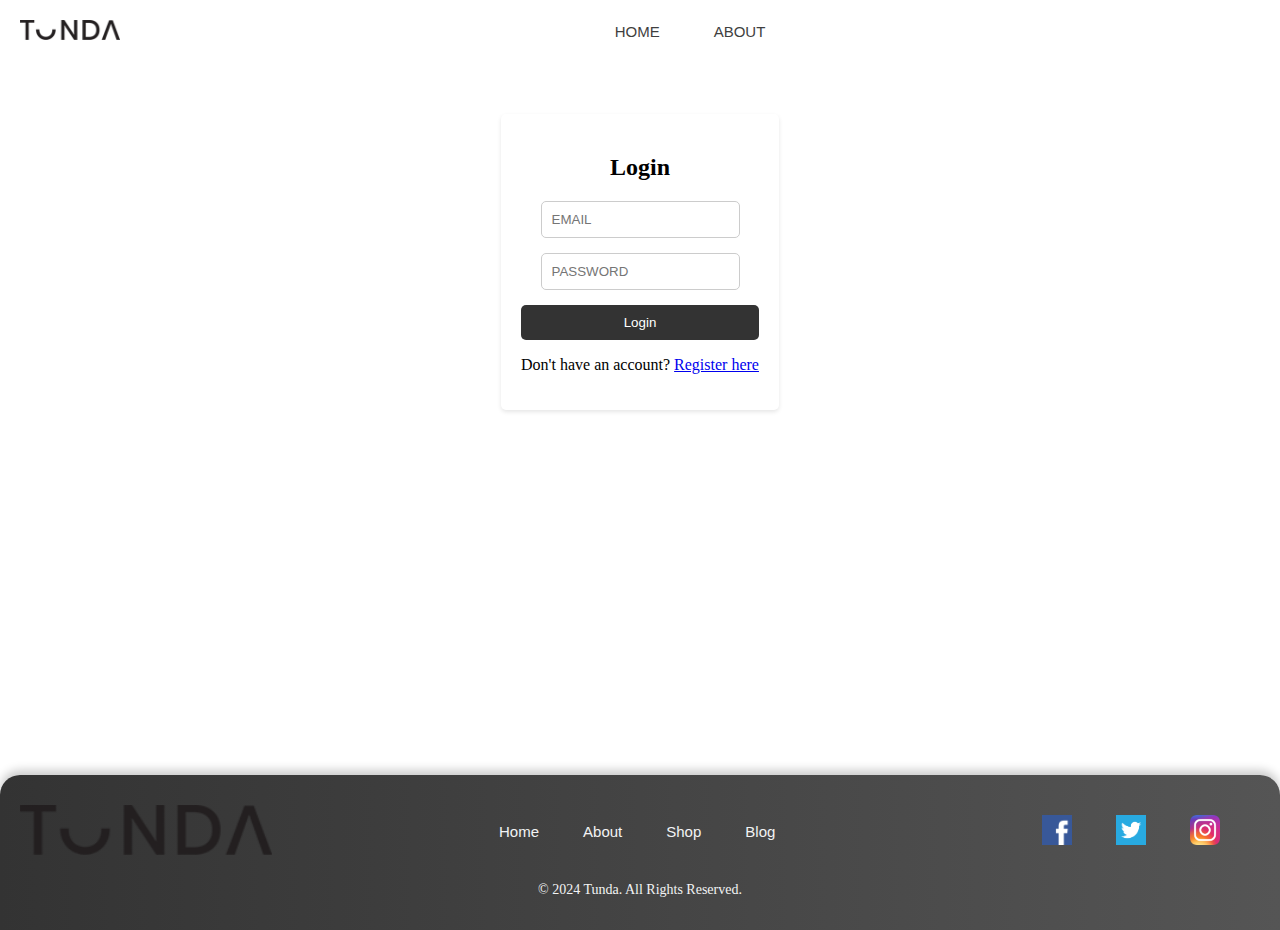
<file: login:register.html>
<!DOCTYPE html>
<html lang="en">
<head>
    <meta charset="UTF-8">
    <meta name="viewport" content="width=device-width, initial-scale=1.0">
    <title>Login/Register</title>
    <link rel="stylesheet" href="test.css">
    <link rel="stylesheet" href="main.css">
</head>
<body>
    <header class="page-header">
        <nav class="nav-trans">
          <div class="left-nav">
            <a href="#">
                <img src="images/logo.png" alt="logo" class="logo-top">
            </a>
          </div>
          <div class="nav-menu">
            <ul class="main-menu">
              <li>
                <a href="home.html"><span>Home</span></a>
                <ul class="submenu">
                  <li><a href="product-gallery.html"><span>Interior-Decor</span></a></li>
                  <li><a href="product-gallery.html"><span>Masonry Shop</span></a></li>
                  <li><a href="product-gallery.html"><span>Product Gallery</span></a></li>
                </ul>
              </li>
              <li>
                <a href=""><span>About</span></a>
                <ul class="submenu">
                  <li><a href="about-us.html"><span>About Us</span></a></li>
                  <li><a href="product-gallery.html"><span>Meet The Team</span></a></li>
                  <li><a href="about-us.html"><span>Our Awards</span></a></li>
                  <li><a href="contact-us.html"><span>Contact Us</span></a></li>
                </ul>
              </li>

              
            </ul>
          </div>
        </nav>
      </header>  

      <main>
        <div class="login-register-container">
            <div class="login-container">
                <h2>Login</h2>
                <form action="#" method="POST">
                    <div class="input-group">
                        <input type="email" id="email" name="email" placeholder="EMAIL" required>
                    </div>
                    <div class="input-group">
                        <input type="password" id="password" name="password" placeholder="PASSWORD" required>
                    </div>
                    <button type="submit">Login</button>
                    <p>Don't have an account? <a href="#" class="toggle-form">Register here</a></p>
                </form>
            </div>

            <div class="register-container">
                <h2>Register</h2>
                <form action="#" method="POST">
                    <div class="input-group">
                        <input type="text" id="name" name="name" placeholder="NAME" required>
                    </div>
                    <div class="input-group">
                        <input type="email" id="email" name="email" placeholder="EMAIL" required>
                    </div>
                    <div class="input-group">
                        <input type="password" id="password" name="password" placeholder="PASSWORD" required>
                    </div>
                    <button type="submit">Register</button>
                    <p>Already have an account? <a href="#" class="toggle-form">Login here</a></p>
                </form>
            </div>
        </div>
    </main>


    <footer class="page-footer">
        <div class="footer-content">
          <div class="footer-logo">
            <img src="images/logo.png" alt="logo" class="logo-bottom">
          </div>
          <div class="footer-nav">
            <ul>
              <li><a href="#">Home</a></li>
              <li><a href="#">About</a></li>
              <li><a href="#">Shop</a></li>
              <li><a href="#">Blog</a></li>
            </ul>
          </div>
          <div class="footer-social">
            <ul>
              <li><a href="#"><img src="images/facebook.png" alt="Facebook"></a></li>
              <li><a href="#"><img src="images/twitter.png" alt="Twitter"></a></li>
              <li><a href="#"><img src="images/instagram.png" alt="Instagram"></a></li>
            </ul>
          </div>
        </div>
        <div class="footer-bottom">
          <p>&copy; 2024 Tunda. All Rights Reserved.</p>
        </div>
      </footer>
      
      <script src="login.js"></script>
    </body>
    </html>
</file>
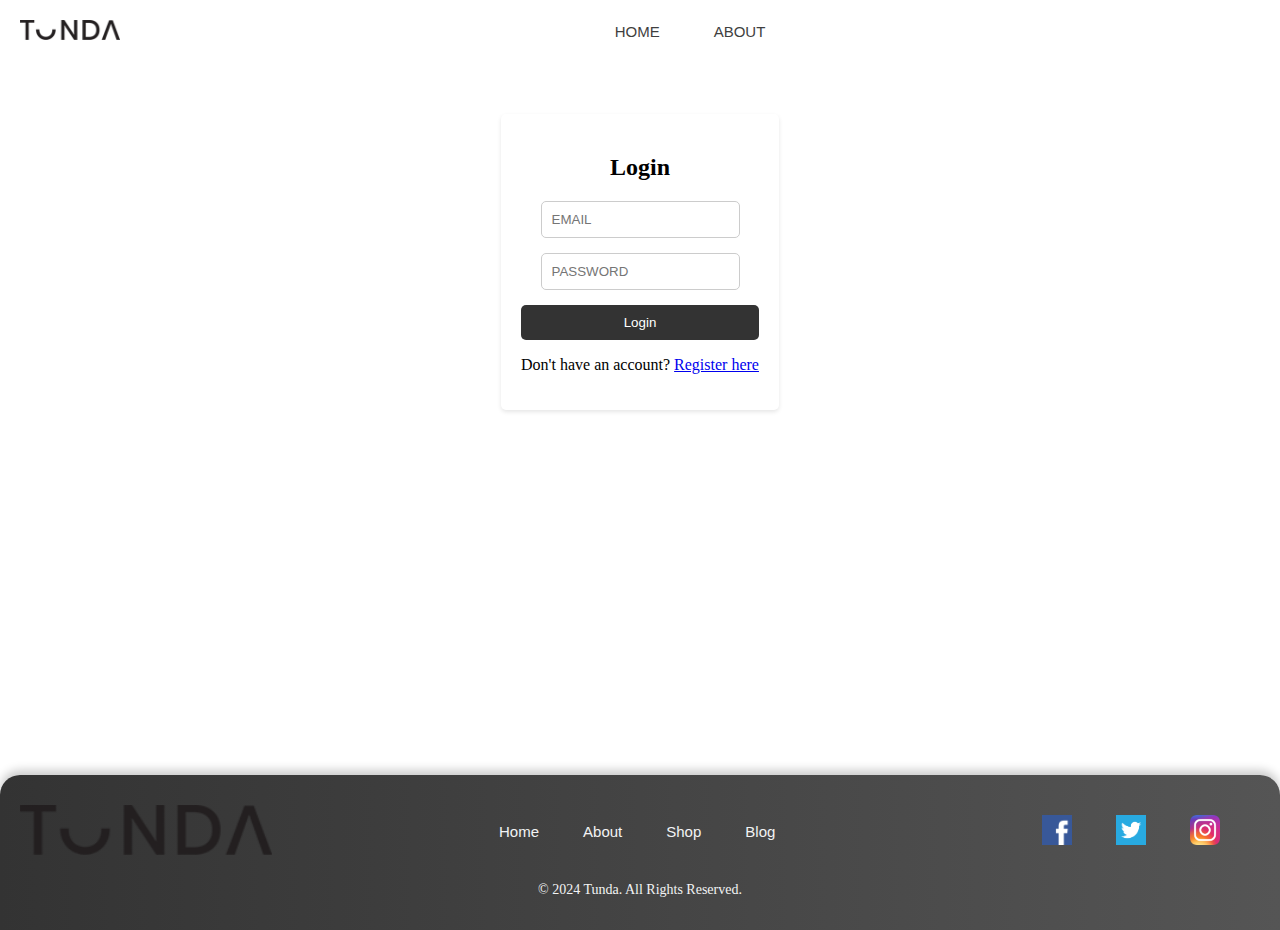
<file: login_register.html>
<!DOCTYPE html>
<html lang="en">
<head>
    <meta charset="UTF-8">
    <meta name="viewport" content="width=device-width, initial-scale=1.0">
    <title>Login/Register</title>
    <link rel="stylesheet" href="test.css">
    <link rel="stylesheet" href="main.css">
</head>
<body>
    <header class="page-header">
        <nav class="nav-trans">
          <div class="left-nav">
            <a href="#">
                <img src="images/logo.png" alt="logo" class="logo-top">
            </a>
          </div>
          <div class="nav-menu">
            <ul class="main-menu">
              <li>
                <a href="index.html"><span>Home</span></a>
                <ul class="submenu">
                  <li><a href="product-gallery.html"><span>Interior-Decor</span></a></li>
                  <li><a href="product-gallery.html"><span>Masonry Shop</span></a></li>
                  <li><a href="product-gallery.html"><span>Product Gallery</span></a></li>
                </ul>
              </li>
              <li>
                <a href=""><span>About</span></a>
                <ul class="submenu">
                  <li><a href="about-us.html"><span>About Us</span></a></li>
                  <li><a href="product-gallery.html"><span>Meet The Team</span></a></li>
                  <li><a href="about-us.html"><span>Our Awards</span></a></li>
                  <li><a href="contact-us.html"><span>Contact Us</span></a></li>
                </ul>
              </li>

              
            </ul>
          </div>
        </nav>
      </header>  

      <main>
        <div class="login-register-container">
            <div class="login-container">
                <h2>Login</h2>
                <form action="#" method="POST">
                    <div class="input-group">
                        <input type="email" id="email" name="email" placeholder="EMAIL" required>
                    </div>
                    <div class="input-group">
                        <input type="password" id="password" name="password" placeholder="PASSWORD" required>
                    </div>
                    <button type="submit">Login</button>
                    <p>Don't have an account? <a href="#" class="toggle-form">Register here</a></p>
                </form>
            </div>

            <div class="register-container">
                <h2>Register</h2>
                <form action="#" method="POST">
                    <div class="input-group">
                        <input type="text" id="name" name="name" placeholder="NAME" required>
                    </div>
                    <div class="input-group">
                        <input type="email" id="email" name="email" placeholder="EMAIL" required>
                    </div>
                    <div class="input-group">
                        <input type="password" id="password" name="password" placeholder="PASSWORD" required>
                    </div>
                    <button type="submit">Register</button>
                    <p>Already have an account? <a href="#" class="toggle-form">Login here</a></p>
                </form>
            </div>
        </div>
    </main>


    <footer class="page-footer">
        <div class="footer-content">
          <div class="footer-logo">
            <img src="images/logo.png" alt="logo" class="logo-bottom">
          </div>
          <div class="footer-nav">
            <ul>
              <li><a href="#">Home</a></li>
              <li><a href="about-us.html">About</a></li>
              <li><a href="#">Shop</a></li>
              <li><a href="#">Blog</a></li>
            </ul>
          </div>
          <div class="footer-social">
            <ul>
              <li><a href="#"><img src="images/facebook.png" alt="Facebook"></a></li>
              <li><a href="#"><img src="images/twitter.png" alt="Twitter"></a></li>
              <li><a href="#"><img src="images/instagram.png" alt="Instagram"></a></li>
            </ul>
          </div>
        </div>
        <div class="footer-bottom">
          <p>&copy; 2024 Tunda. All Rights Reserved.</p>
        </div>
      </footer>
      
      <script src="login.js"></script>
    </body>
    </html>
</file>
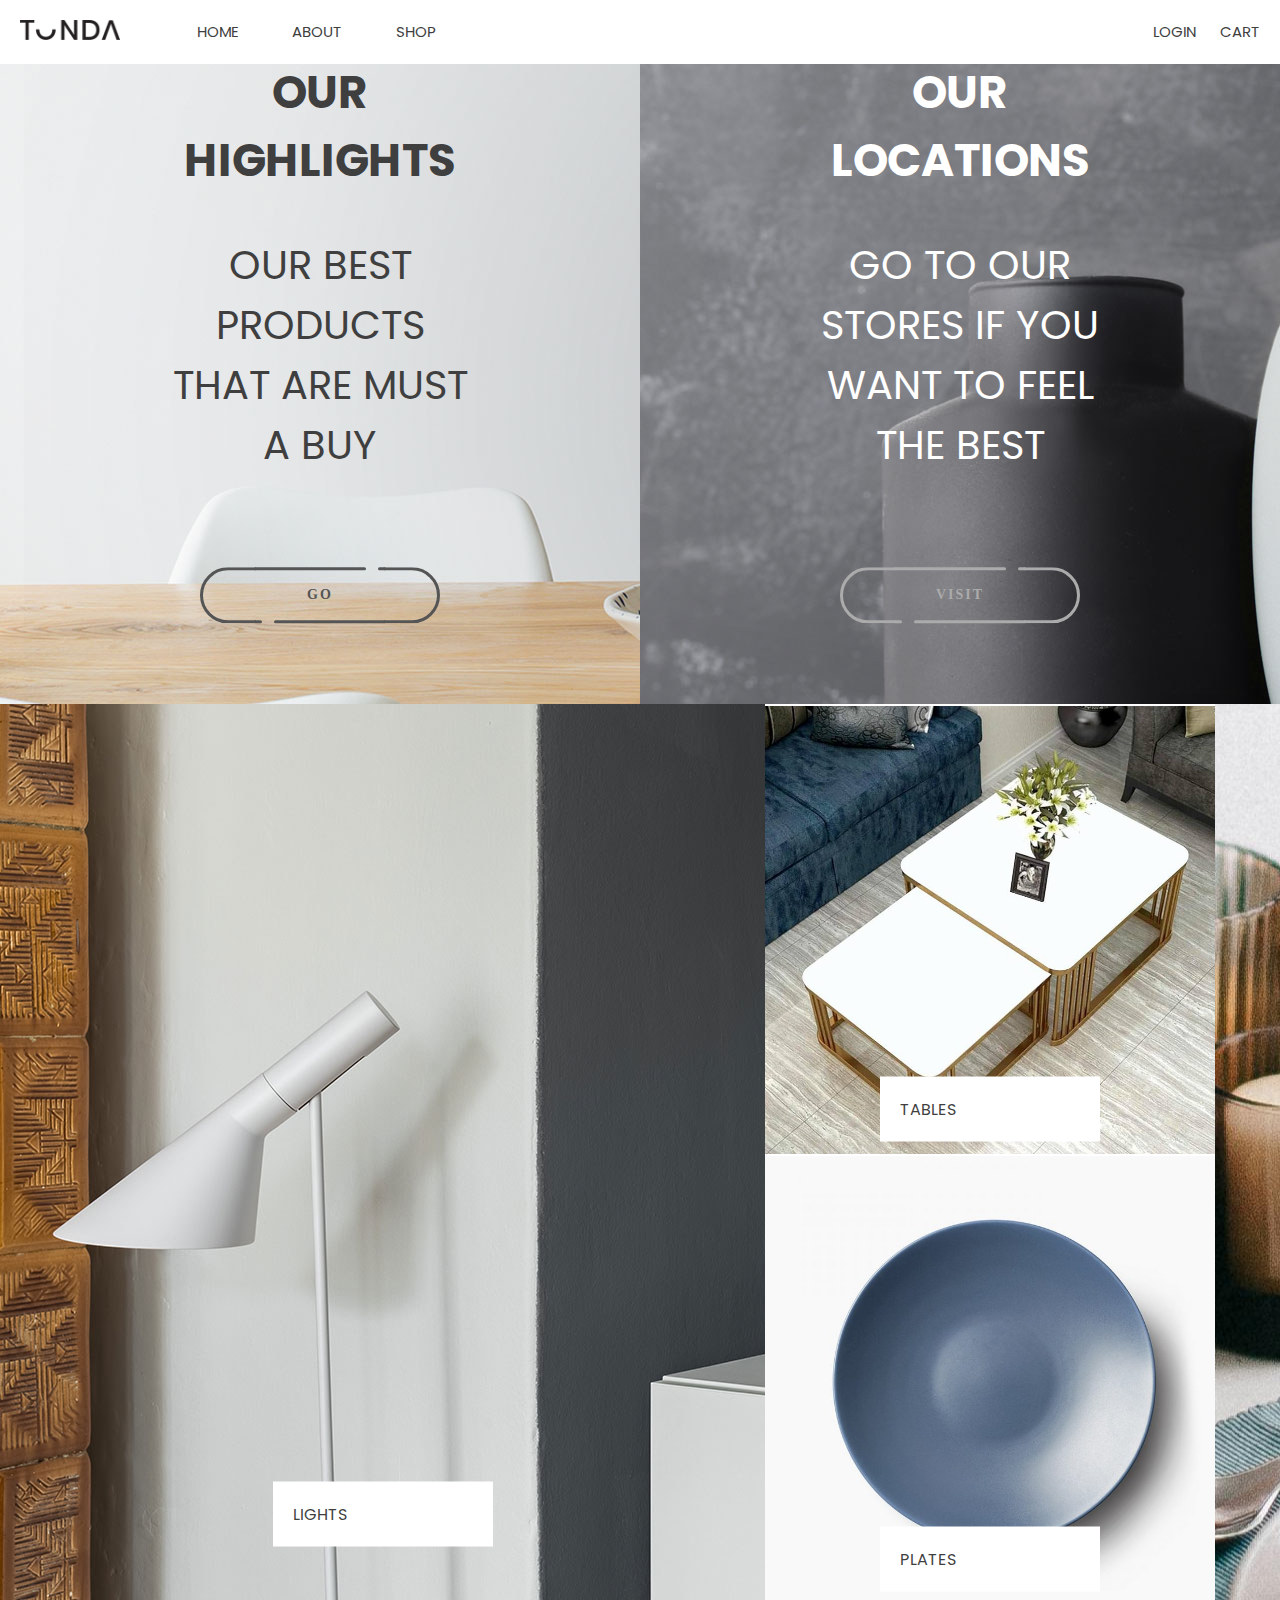
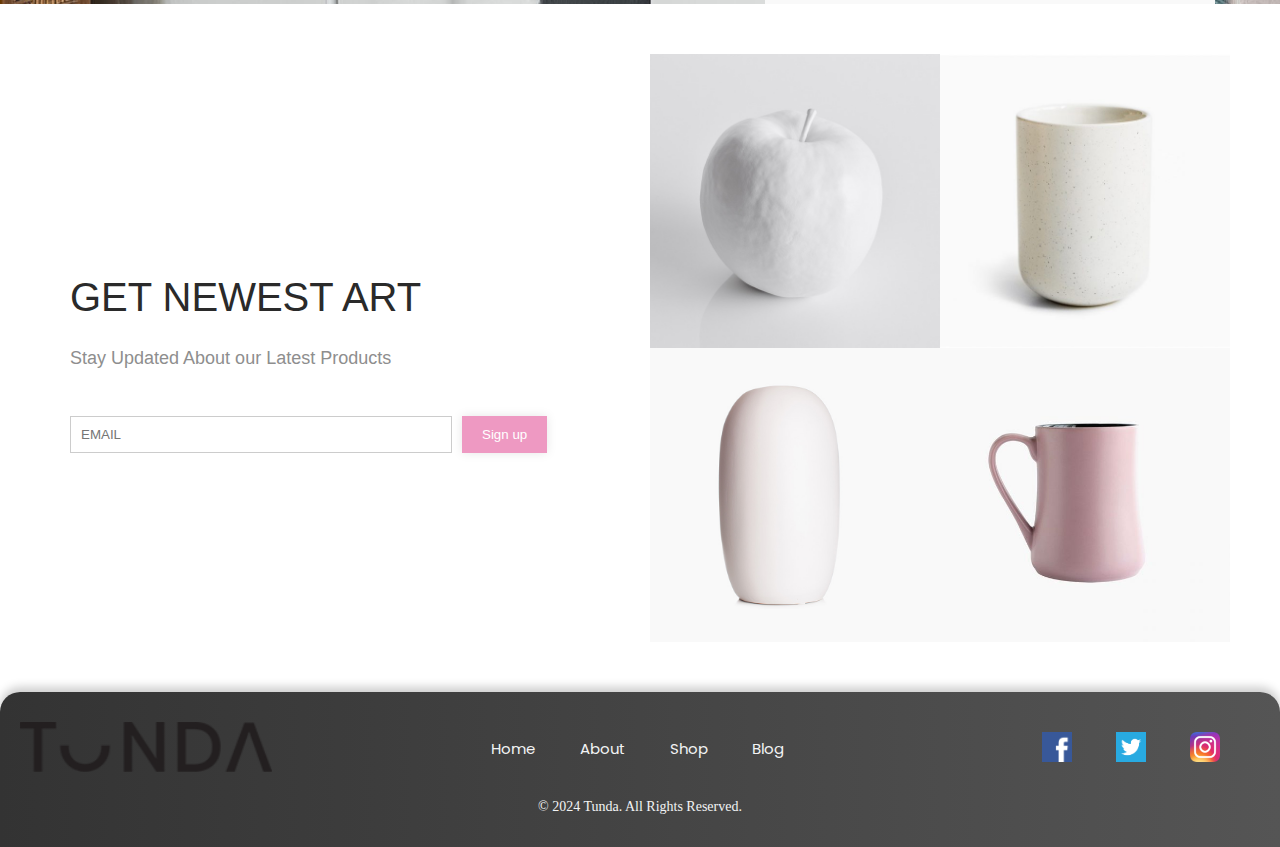
<file: product-gallery.html>
<!DOCTYPE html>
<html lang="en">
<head>
    <meta charset="UTF-8">
    <meta name="viewport" content="width=device-width, initial-scale=1.0">
    <link rel="preconnect" href="https://fonts.googleapis.com">
<link rel="preconnect" href="https://fonts.gstatic.com" crossorigin>
<link href="https://fonts.googleapis.com/css2?family=Poppins:ital,wght@0,100;0,200;0,300;0,400;0,500;0,600;0,700;0,800;0,900;1,100;1,200;1,300;1,400;1,500;1,600;1,700;1,800;1,900&display=swap" rel="stylesheet">
    <title>Product Gallery</title>
    <link rel="stylesheet" href="about.css">
    <link rel="stylesheet" href="test.css">
</head>
<body>
  <header class="page-header">
    <nav class="nav-trans">
      <div class="left-nav">
        <a href="#">
            <img src="images/logo.png" alt="logo" class="logo-top">
        </a>
      </div>
      <div class="nav-menu">
        <ul class="main-menu">
          <li>
            <a href="index.html"><span>Home</span></a>
            <ul class="submenu">
              <li><a href="product-gallery.html"><span>Interior-Decor</span></a></li>
              <li><a href="product-gallery.html"><span>Masonry Shop</span></a></li>
              <li><a href="product-gallery.html"><span>Product Gallery</span></a></li>
            </ul>
          </li>
          <li>
            <a href=""><span>About</span></a>
            <ul class="submenu">
              <li><a href="about-us.html"><span>About Us</span></a></li>
              <li><a href="product-gallery.html"><span>Meet The Team</span></a></li>
              <li><a href="about-us.html"><span>Our Awards</span></a></li>
              <li><a href="contact-us.html"><span>Contact Us</span></a></li>
            </ul>
          </li>
          <li>
            <a href=""><span>Shop</span></a>
            <ul class="submenu">
              <li><a href="product-gallery.html"><span>New Products</span></a></li>
              <li><a href="product-gallery.html"><span>Popular Products</span></a></li>
              <li><a href="product-gallery.html"><span>Sale</span></a></li>
            </ul>
          </li>
        </ul>
      </div>
      <div class="right-nav">
        <ul>
          <li><a href="login_register.html"><span>Login</span></a></li>
          <li><a href="cart.html"><span>Cart</span></a></li>
        </ul>
      </div>
    </nav>
  </header>  
 <main>
  <div class="image-grid">
    <div class="image">
      <img src="images/home2.jpg" alt="Image 1">
      <div class="content">
        <div class="firstcon">
        <h2>Our Highlights</h2>
        <p>Our best products that are must a buy</p>
        <div class="container">
          <a href="index.html" class="new-button">
            <div class="new-button__line"></div>
            <div class="new-button__line"></div>
            <span class="new-button__text">GO</span>
            <div class="new-button__drow1"></div>
            <div class="new-button__drow2"></div>
          </a>
          <a href="index.html" > <button class="button-48" role="button"><span class="text">GO</span></button> </a>
        </div>   
          </div>
      </div>
    </div>
    <div class="image">
      <img src="images/home3.jpg" alt="Image 2">
      <div class="content">
        <div class="secondcon">
        <h2>Our Locations</h2>
        <p>Go to our stores if you want to feel the best</p>
        <div class="another-container">
          <a href="contact-us.html" class="new-button-style">
            <div class="new-button-line"></div>
            <div class="new-button-line"></div>
            <span class="new-button-text">VISIT</span>
            <div class="new-button-drow1"></div>
            <div class="new-button-drow2"></div>
          </a>
          <a href="contact-us.html"><button class="button-48" role="button" id="littleDown"><span class="text">VISIT</span></button> </a> 
        </div>     
        </div>
      </div>
    </div>
    </div>
    <div class="four-grid-container">
      <div class="four-grid-item" id="item1">
        <a href="#" class="image-link">
        <img src="images/home4.jpg" alt="Image 1">
        <div class="name-box" data-link:="#home">
          Lights
        </div> 
        </a>
        </div>
      <div class="four-grid-item" id="item2">
        <a href="#" class="image-link">
        <img src="images/table1.jpg" alt="Image 2">
        <div class="name-box" data-link:="#home">
          Tables
        </div>    
        </a>
      </div>
      <div class="four-grid-item" id="item3">
        <a href="#" class="image-link">
        <img src="images/product3.jpg" alt="Image 3">
        <div class="name-box" data-link:="https://www.google.com">
          Plates
        </div>   
        </a>
      </div>
      <div class="four-grid-item" id="item4">
        <a href="#" class="image-link">
        <img src="images/tableware.jpeg" alt="Image 4">
        <div class="name-box" data-link:="#">
          Candles
        </div> 
        </a>
      </div> 
      </div>
    </div>  
    <div class="lower-gallery">
    <div class="newsletter">
      <h2>Get newest art</h2>
      <p>Stay Updated About our Latest Products</p>
      <form>
        <input type="email" placeholder="EMAIL" required>
        <button type="submit">Sign up</button>
      </form>
    </div>
    <div class="newsletter-gallery">
      <div class="news-grid"><a href="#"><img src="images/product4.jpg" alt=""></a></div>
      <div class="news-grid"><a href="#"><img src="images/product5.jpg" alt=""></a></div>
      <div class="news-grid"><a href="#"><img src="images/product6.jpg" alt=""></a></div>
      <div class="news-grid"><a href="#"><img src="images/product7.jpg" alt=""></a></div>
    </div>
    </div>
  </main>
  <footer class="page-footer">
    <div class="footer-content">
      <div class="footer-logo">
        <img src="images/logo.png" alt="logo" class="logo-bottom">
      </div>
      <div class="footer-nav">
        <ul>
          <li><a href="#">Home</a></li>
          <li><a href="about-us.html">About</a></li>
          <li><a href="#">Shop</a></li>
          <li><a href="#">Blog</a></li>
        </ul>
      </div>
      <div class="footer-social">
        <ul>
          <li><a href="#"><img src="images/facebook.png" alt="Facebook"></a></li>
          <li><a href="#"><img src="images/twitter.png" alt="Twitter"></a></li>
          <li><a href="#"><img src="images/instagram.png" alt="Instagram"></a></li>
        </ul>
      </div>
    </div>
    <div class="footer-bottom">
      <p>&copy; 2024 Tunda. All Rights Reserved.</p>
    </div>
  </footer>
  
    <script src="main.js"></script>    
</body>
</html>
</file>
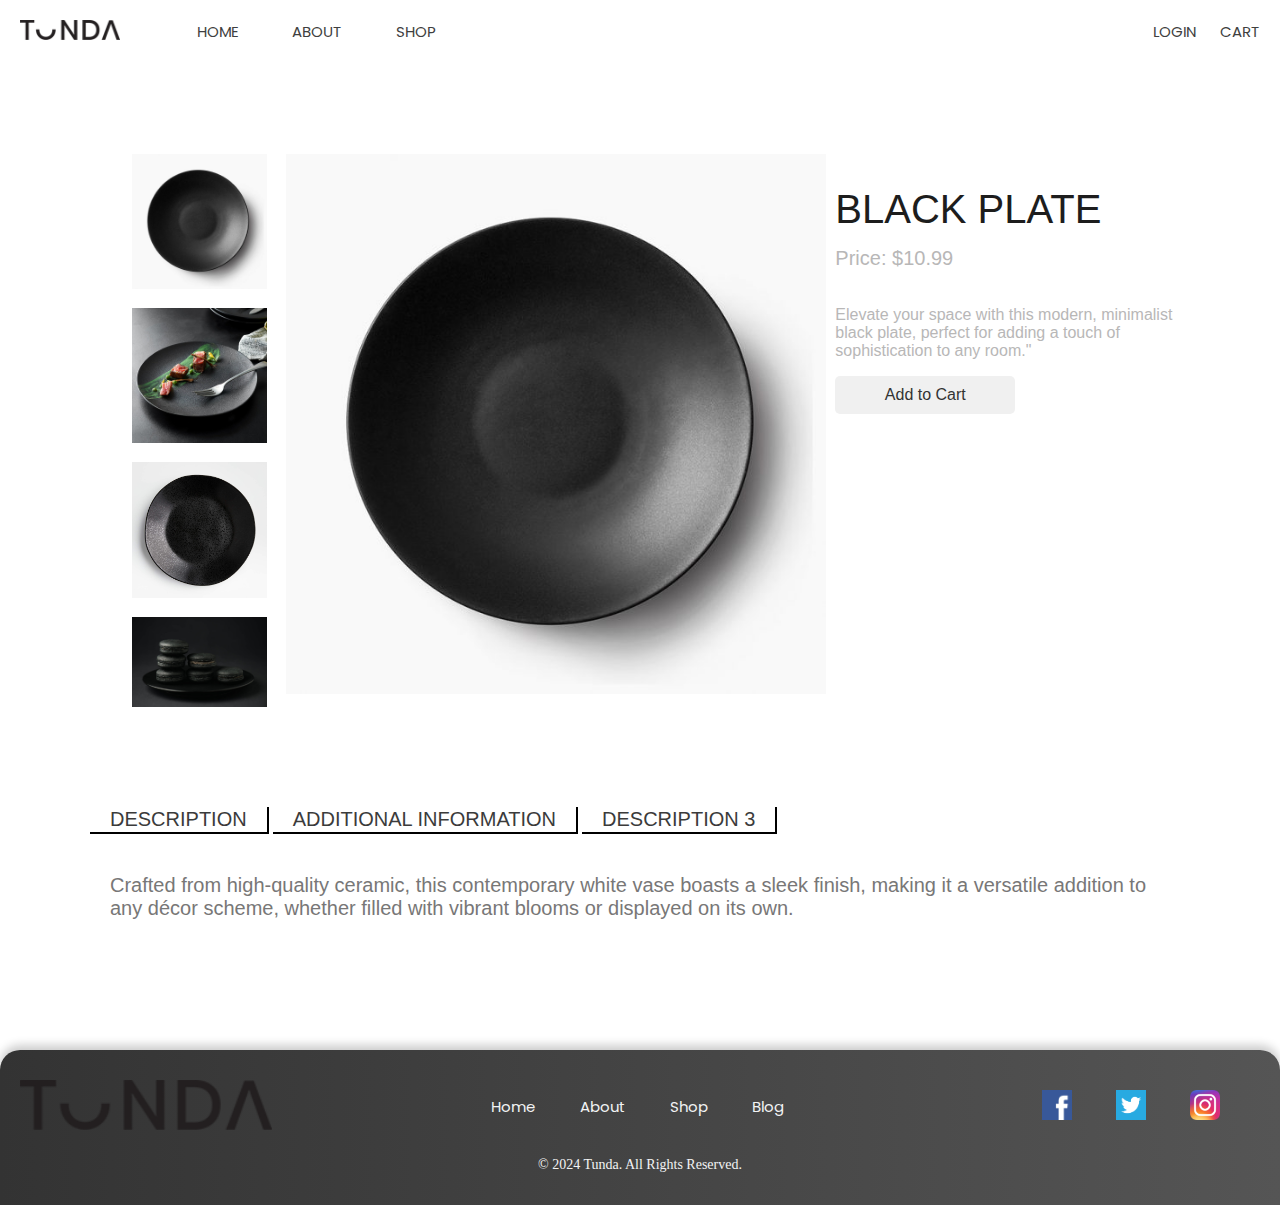
<file: product.html>
<!DOCTYPE html>
<html lang="en">
<head>
    <meta charset="UTF-8">
    <meta name="viewport" content="width=device-width, initial-scale=1.0">
    <link rel="preconnect" href="https://fonts.googleapis.com">
<link rel="preconnect" href="https://fonts.gstatic.com" crossorigin>
<link href="https://fonts.googleapis.com/css2?family=Poppins:ital,wght@0,100;0,200;0,300;0,400;0,500;0,600;0,700;0,800;0,900;1,100;1,200;1,300;1,400;1,500;1,600;1,700;1,800;1,900&display=swap" rel="stylesheet">
    <title>Product</title>
    <link rel="stylesheet" href="about.css">
    <link rel="stylesheet" href="test.css">
</head>
<body>
    <header class="page-header">
        <nav class="nav-trans">
          <div class="left-nav">
            <a href="#">
                <img src="images/logo.png" alt="logo" class="logo-top">
            </a>
          </div>
          <div class="nav-menu">
            <ul class="main-menu">
              <li>
                <a href="index.html"><span>Home</span></a>
                <ul class="submenu">
                  <li><a href="product-gallery.html"><span>Interior-Decor</span></a></li>
                  <li><a href="product-gallery.html"><span>Masonry Shop</span></a></li>
                  <li><a href="product-gallery.html"><span>Product Gallery</span></a></li>
                </ul>
              </li>
              <li>
                <a href=""><span>About</span></a>
                <ul class="submenu">
                  <li><a href="about-us.html"><span>About Us</span></a></li>
                  <li><a href="product-gallery.html"><span>Meet The Team</span></a></li>
                  <li><a href="about-us.html"><span>Our Awards</span></a></li>
                  <li><a href="contact-us.html"><span>Contact Us</span></a></li>
                </ul>
              </li>
              <li>
                <a href=""><span>Shop</span></a>
                <ul class="submenu">
                  <li><a href="product-gallery.html"><span>New Products</span></a></li>
                  <li><a href="product-gallery.html"><span>Popular Products</span></a></li>
                  <li><a href="product-gallery.html"><span>Sale</span></a></li>
                </ul>
              </li>
            </ul>
          </div>
          <div class="right-nav">
            <ul>
              <li><a href="login_register.html"><span>Login</span></a></li>
              <li><a href="cart.html"><span>Cart</span></a></li>
            </ul>
          </div>
        </nav>
      </header>  
      <main>
        <div class="product-container">
            <div class="product-pics">
                <img src="images/product1.jpg" alt="Picture 1" onclick="displayImage('images/product1.jpg')">
                <img src="images/product1.1.jpeg" alt="Picture 2" onclick="displayImage('images/product1.1.jpeg')">
                <img src="images/product1.2.png" alt="Picture 3" onclick="displayImage('images/product1.2.png')">
                <img src="images/product1.3.jpeg" alt="Picture 3" onclick="displayImage('images/product1.3.jpeg')">
            </div>
            <div class="product-picture">
                <img id="mainImage" src="images/product1.jpg" alt="Main Picture">
            </div>
            <div class="product-info">
                <h2>Black Plate</h2>
                <p class="price">Price: $10.99</p>
                <div class="additional-info">
                    <p>Elevate your space with this modern, minimalist black plate, perfect for adding a touch of sophistication to any room."</p>
                </div>
                <button class="add-to-cart-btn" onclick="addToCart()">Add to Cart</button>
            </div>
        </div>
        <div class="product-description-tabs">
            <button class="tab-btn active" onclick="openTab('tab1')">Description</button>
            <button class="tab-btn" onclick="openTab('tab2')">Additional Information</button>
            <button class="tab-btn" onclick="openTab('tab3')">Description 3</button>
        
            <div id="tab1" class="tab-content active">
                <p>Crafted from high-quality ceramic, this contemporary white vase boasts a sleek finish, making it a versatile addition to any décor scheme, whether filled with vibrant blooms or displayed on its own.</p>
            </div>
            <div id="tab2" class="tab-content">
                <p>Sleek ceramic design, glossy white, 10" tall, 5" diameter</p>
            </div>
            <div id="tab3" class="tab-content">
              <div class="main-container">
                <div class="main-header">
                    <h1>Customer Reviews</h1>
                </div>
                <div class="reviews-container">
                    <div class="review">
                        <h3 class="review-name">John Doe</h3>
                        <p class="review-text">"Absolutely stunning! The vase looks even better in person. It's the perfect addition to my living room."</p>
                    </div>
                    <div class="review">
                        <h3 class="review-name">Jane Smith</h3>
                        <p class="review-text">"Love the sleek design of this vase. It's great quality and fits beautifully with my home decor."</p>
                    </div>
                </div>
            </div>
            </div>
        </div>
      </main>
      <footer class="page-footer">
        <div class="footer-content">
          <div class="footer-logo">
            <img src="images/logo.png" alt="logo" class="logo-bottom">
          </div>
          <div class="footer-nav">
            <ul>
              <li><a href="#">Home</a></li>
              <li><a href="about-us.html">About</a></li>
              <li><a href="#">Shop</a></li>
              <li><a href="#">Blog</a></li>
            </ul>
          </div>
          <div class="footer-social">
            <ul>
              <li><a href="#"><img src="images/facebook.png" alt="Facebook"></a></li>
              <li><a href="#"><img src="images/twitter.png" alt="Twitter"></a></li>
              <li><a href="#"><img src="images/instagram.png" alt="Instagram"></a></li>
            </ul>
          </div>
        </div>
        <div class="footer-bottom">
          <p>&copy; 2024 Tunda. All Rights Reserved.</p>
        </div>
      </footer>
      
      <script src="main.js"></script>
</body>
</html>
</file>
<file: main.css>
:root {
    --white: #ffffff;
    --text: #3f3f3f;
    --hovernav : lightgray;
    --fontontop: helvetica;
    --fonttype: sans-serif;
    --offwhite: #F2F3F4;
    --headingfont: Poppins;
}
body {
    margin: 0;
    padding: 0;
}


/* Nav Bar */
header {
    background-color: var(--white);
    color: var(--text);
    padding: 20px 0;
}

nav {
    display: flex;
    justify-content: space-between;
    align-items: center;
    padding: 0 20px;
    z-index: 999;
    position: sticky;
}

.nav-trans {
    display: flex;
    justify-content: space-between;
    align-items: center;
    padding: 0 20px;
    z-index: 1;
    background-color: transparent;
}

.nav-menu {
    flex-grow: 1;
    text-align: center;
}

.right-nav {
    text-align: right;
}

.icon {
display: none;
}

.main-menu {
    list-style-type: none;
    margin: 0;
    padding: 0;
    position: relative;
}

.nav-trans .icon {
  display: none;
}

.main-menu li {
    position: relative;
    display: inline-block;
    margin-right: 50px;
    color: var(--text);
}

.main-menu li a {
    color: var(--text);
    text-decoration: none;
    font-size: 15px;
    text-transform: uppercase;
    font-family: var(--headingfont), var(--fonttype);
}

.main-menu li:last-child {
    margin-right: 0; 
}

.main-menu li:hover .submenu {
    display: block;
}

.submenu {
    display: none;
    position: absolute;
    background-color: var(--white);
    padding: 10px;
    left: 0;
    min-width: 120px;
    text-align: left;
    z-index: 1;   
}

.submenu li {
    margin: 10px 0;
    display: block;
}

.submenu li:hover {
    background-color: var(--hovernav);
}

.submenu li a {
    color: var(--text);
    text-decoration: none;
    font-size: 14px; 
    text-transform: uppercase;
    font-family: var(--headingfont), var(--fonttype);
}

.right-nav ul {
    list-style-type: none;
    padding: 1;
    padding-right: 1;
    margin: 0;
}

.right-nav ul li {
    display: inline-block;
    margin-left: 20px;
}

.right-nav ul li:hover {
    background-color: var(--hovernav);
}

.right-nav ul li a {
    color: var(--text) !important;
    text-decoration: none;
    font-size: 15px;
    font-family: var(--headingfont), var(--fonttype);
    text-transform: uppercase;
}

.logo-top {
    max-width: 100px;
} 

.submenu li:hover,
.right-nav ul li:hover {
    box-shadow: 0 0 5px rgba(0, 0, 0, 0.3); 
}
/* Nav Bar End */



/* Index Page Main Slide */

.home-slide {
    position: relative;
    max-width: 100%;
    max-height: 100%;
    margin: auto;
}

.slides {
    display: none;
    position: relative;
}

.slides img {
    width: 100%;
    max-width: 100%;
    height: 60vmin;
    object-fit: cover; 
}

.overlay-text {
    position: absolute;
    top: 60%; 
    left: 50%;
    transform: translate(-50%, -50%) translateY(20px); 
    color: white;
    font-family: var(--headingfont), var(--fonttype);
    font-size: 50px;
    z-index: 1; 
    text-align: center;
    opacity: 0;
    transition: transform 0.5s ease, opacity 0.5s ease;
}


.slides:hover .overlay-text {
    transform: translate(-50%, -50%) translateY(0); 
    opacity: 1;
}

.navigation {
    position: absolute;
}

.navigation:hover {
    
}
    
.prev {
    position: absolute;
	width: 5vmin;
	height: 5vmin;
	box-sizing: border-box;
	position: absolute;
	left: 20px;
	top: 50%;
    padding: 10px;
	transform: rotate(-135deg);
    z-index: 1;
	
	&::before {
		content: '';
		width: 100%;
		height: 100%;
		border-width: .8vmin .8vmin 0 0;
		border-style: solid;
		border-color: whitesmoke;
		transition: .2s ease;
		display: block;
		transform-origin: 100% 0;
	}

	
	&:after {
		content: '';
		float: left;
		position: relative;
		top: -100%;
		width: 100%;
		height: 100%;
		border-width: 0 .8vmin 0 0;
		border-style: solid;
		border-color: whitesmoke;
		transform-origin: 100% 0;
		transition:.2s ease;
	}
	
	&:hover::after {
		transform: rotate(45deg);
		border-color: #3f3f3f;
		height: 120%;
	}
	&:hover::before {
		border-color: #3f3f3f;
		transform: scale(.8);
		
	}
	
}

.next {
    position: absolute;
	width: 5vmin;
	height: 5vmin;
	box-sizing: border-box;
	position: absolute;
	right: 20px;
	top: 50%;
    padding: 10px;
	transform: rotate(45deg);
    z-index: 1;
	
	&::before {
		content: '';
		width: 100%;
		height: 100%;
		border-width: .8vmin .8vmin 0 0;
		border-style: solid;
		border-color: whitesmoke;
		transition: .2s ease;
		display: block;
		transform-origin: 100% 0;
	}

	
	&:after {
		content: '';
		float: left;
		position: relative;
		top: -100%;
		width: 100%;
		height: 100%;
		border-width: 0 .8vmin 0 0;
		border-style: solid;
		border-color: whitesmoke;
		transform-origin: 100% 0;
		transition:.2s ease;
	}
	
	&:hover::after {
		transform: rotate(45deg);
		border-color: #3f3f3f;
		height: 120%;
	}
	&:hover::before {
		border-color: #3f3f3f;
		transform: scale(.8);
		
	}
	
}

/* Index page slide end */

/* Index award grid */

.awards {
    display: flex;
    justify-content: center;
    margin-top: 60px;
    margin-bottom: 50px;
    transition: transform 0.3s ease-in-out;
    padding: 0px 70px ;
}

.single-award {
    width: 220px;
    height: 100px;
    margin: 0 10px;
    background-size: contain;
    background-repeat: no-repeat;
}

.award:hover {
    transform: scale(1.2); 
}

.award1 {
    background-image: url('images/award1.png');
}
.award2 { 
    background-image: url('images/award2.png');
}
.award3 {    
    background-image: url('images/award3.png');
}
.award4 {  
    background-image: url('images/award4.png');  
}
.award5 {
    background-image: url('images/award5.png');
}
.award6 {
    background-image: url('images/award6.png');   
}

.award1:hover {
    background-image: url('images/award1-1.png');
}
.award2:hover { 
    background-image: url('images/award2-1.png');
}
.award3:hover {    
    background-image: url('images/award3-1.png');
}
.award4:hover {  
    background-image: url('images/award4-1.png');  
}
.award5:hover {
    background-image: url('images/award5-1.png');
}
.award6:hover {
    background-image: url('images/award6-1.png');   
}
/* Index Awards grid end */

/* Index Product list */

.products {
    display: grid;
    grid-template-columns: repeat(4, 1fr);
    grid-gap: 30px;
    padding: 0 70px;
    margin-top: 0px;
}

.single-product {
    display: flex;
    align-items: center;
    justify-content: center;
    flex-direction: column;
    text-align: center; 
    position: relative;
    overflow: hidden;
  }
  
  .single-product img {
    max-width: 100%;
    height: auto;
    transition: opacity 0.3s ease, transform 0.3s ease;
  }

  .product-description {
    position: absolute;
    top: 40%;
    left: 50%;
    transform: translate(-50%, -50%);
    text-align: center;
    background-color: transparent;
    color: var(--text);
    
    padding: 10px;
    opacity: 0;
    transition: opacity 0.3s ease;
}

.product-description p {
    font-family: var(--headingfont), var(--fonttype);
    font-size: 20px;
}

.single-product:hover .product-description {
    opacity: 1;
}

.single-product:hover img {
    opacity: 0.5;
    transform: scale(1.05);
}

  .product-info h3 {
    margin: 10px;
    text-transform: uppercase;
    font-family: var(--headingfont), var(--fonttype);
    font-size: 20px;
  }
  
  .product-info p {
    margin: 5px 0; 
    font-family: var(--headingfont), var(--fonttype);
  }

  .product-info h3 a {
    color: black; 
    text-decoration: none;
    font-family: var(--headingfont), var(--fonttype);

  }

  .product-info h3 a:hover {
    color: var(--hovernav);
  }


.view-all {
    display: flex;
    justify-content: center; 
    align-items: center; 
    height: 10vh;
  }

  .view-all-btn a {
    color: white;
    text-decoration: none;
  }
.view-all-btn {
    background: linear-gradient(135deg, #cccccc, #999999); 
    color: white; 
    border: none; 
    padding: 15px 30px; 
    font-size: 18px; 
    cursor: pointer; 
    border-radius: 0; 
    outline: none; 
    position: relative; 
    overflow: hidden; 
    z-index: 1; 
    transition: all 0.3s ease; 
  }
  
  
  .view-all-btn:hover {
    transform: translateY(-3px); 
    box-shadow: 0px 8px 20px rgba(0, 0, 0, 0.1);
  }
  
  
  .view-all-btn::before {
    content: ''; 
    position: absolute; 
    top: 50%; 
    left: 50%; 
    width: 300%;
    height: 300%; 
    background: rgba(255, 255, 255, 0.1); 
    transition: all 0.3s ease; 
    border-radius: 0; 
    z-index: -1;
    transform: translate(-50%, -50%) scale(0);
  }
  
  .view-all-btn:hover::before {
    transform: translate(-50%, -50%) scale(1); 
  }
  
  .view-all-btn::after {
    content: ''; 
    position: absolute; 
    top: 0; 
    left: 0;
    width: 100%; 
    height: 100%;
    background: rgba(255, 255, 255, 0.1); 
    transition: all 0.3s ease; 
    border-radius: 0;
    z-index: -1; 
    transform: scale(0);
  }
  
  .view-all-btn:hover::after {
    transform: scale(1);
  }
  /* Product list end */

  /* Partners image slide */
  .grid-section {
    background-color: #fff1ed;
  }

  .large-heading {
    text-align: center;
    font-size: 2em;
    margin-bottom: 20px;
    text-transform: uppercase;
    padding: 40px;
    font-family: var(--fontontop),var(--fonttype);
  }
 
  .maintext {
    font-family: var(--fontontop),var(--fonttype);
    font-size: 1.3em;
    text-transform: uppercase;
  }

  .subtext {
    font-family: var(--fontontop),var(--fonttype);
    font-size: 1em;
    text-transform: uppercase;
  }

  .unique-grid-container {
    width: 90%;
    margin: 20px auto;
    overflow: hidden;
    position: relative;
  }
  
  .unique-image-grid {
    display: flex;
    overflow-x: auto;
    scroll-behavior: smooth;
    scrollbar-width: none; 
    -ms-overflow-style: none;
  }
  
  .unique-image-grid::-webkit-scrollbar {
    display: none; /* WebKit */
  }

  .unique-image-item {
    flex: 0 0 auto;
    padding: 10px; 
    margin-right: 90px;
    text-align: center;
  }

  .unique-image-item:last-child {
    margin-right: 0;
  }
  
  .unique-image {
    max-width: 250px;
    height: 250px;
    border-radius: 5px;
  }

.unique-controls {
    text-align: center;
    margin-top: 5px;
    margin-bottom: 20px;
  }
  
  .unique-controls button {
    padding: 15px 25px; 
    font-size: 1.5em; 
    background-color: transparent; 
    color: #333; 
    border: none; 
    cursor: pointer;
    border-radius: 5px;
    transition: color 0.3s; 
  }
  
  .unique-controls button:hover {
    color: #555; 
    background-color: transparent;
  }
  
  .separator {
    color: #999; 
    font-size: 2em;
    margin: 0 20px; 
  }
 /* Partner image slide end */ 

 /* page footer */ 
.page-footer {
    background: linear-gradient(to right, #333, #555); 
    color: #fff;
    padding: 30px 0; 
    border-top-left-radius: 20px; 
    border-top-right-radius: 20px;
    box-shadow: 0px -5px 10px rgba(0, 0, 0, 0.2); 
    margin-top: 4.9vh;
  }
  
  .footer-content {
    display: flex;
    justify-content: space-between;
    align-items: center;
    padding: 0 20px; 
  }
  
  .footer-logo img {
    height: 50px; 
  }
  
  .footer-nav ul,
  .footer-social ul {
    list-style: none;
    padding: 0;
    margin: 0;
  }
  
  .footer-nav ul li,
  .footer-social ul li {
    display: inline-block;
    margin-right: 40px;   
  }
  
  .footer-nav ul li a {
    color: var(--offwhite);
    text-decoration: none;
    font-size: 15px;
    font-family: var(--headingfont), var(--fonttype);
  }

  .footer-nav ul li a:hover {
    color: var(--white);
  }

  .footer-social img {
    height: 30px; 
    transition: transform 0.3s ease; 
  }
  
  .footer-social img:hover {
    transform: scale(1.2);
  }
  
  .footer-bottom {
    text-align: center;
    margin-top: 20px;
    font-size: 14px;
    line-height: 1.5; 
  }
  
  .footer-bottom p {
    margin: 0;
    vertical-align: middle; 
    color: var(--offwhite);
  }
  /* Page footer end */


/* Login / Register page */


.login-register-container {
  display: flex;
  justify-content: space-around;
  align-items: flex-start;
  height: 63vh;
  padding: 50px 0;
}

.login-container,
.register-container {
  background-color: #fff;
  border-radius: 5px;
  box-shadow: 0px 2px 4px rgba(0, 0, 0, 0.1);
  padding: 20px;
  text-align: center;
}

form {
  display: flex;
  flex-direction: column;
}

label {
  margin-bottom: 5px;
}

input {
  padding: 10px;
  border-radius: 5px;
  border: 1px solid #ccc;
}

button {
  padding: 10px;
  background-color: #333;
  color: #fff;
  border: none;
  border-radius: 5px;
  cursor: pointer;
  transition: background-color 0.3s ease;
}

button:hover {
  background-color: #555;
}

.input-group {
  margin-bottom: 15px;
}

.login-container.hidden,
.register-container {
  display: none;
}

.login-container,
.register-container.hidden {
  display: block;
}

.login-container.hidden,
.register-container {
    display: none;
}

.login-container,
.register-container.hidden {
    display: block;
}     
/* login/ register page ends */   



@media screen and (max-width: 767px) {
  body {
    width: 100%;
}

/* Moblie Nav bar */
.nav-trans {
  display: flex;
  flex-direction: column;
  height: 15vw;
  padding-bottom: 3vw;
}
.left-nav {
  margin-bottom: 3vw;
}
/* Moblie nav bar ends */

/*main slide of index */
.overlay-text {
    position: absolute;
    top: 50%; 
    left: 50%;
    transform: translate(-50%, -50%) translateY(10px); 
    font-size: 4vh;
} 
/* slide end */

/*Mobile awards */
.awards {
    display: flex;
    justify-content: center;
    margin-top: 1vh;
    margin-bottom: 1vh;
    transition: transform 0.3s ease-in-out;
    padding: 0px 2vh ;
  }
  
  .single-award {
    width: 15vh;
    height: 7vh;
    margin: 0 2vh;
    background-size: contain;
    background-repeat: no-repeat;
  }
  .award1,.award2, .award5{
    display: none;
  }
/* Awards ends */

/*product list moblie */
  .product-info h3 {
    margin: 10px;
    text-transform: uppercase;
    font-family: var(--headingfont), var(--fonttype);
    font-size: 3vw;
    font-weight: 500;
  }
  
  .product-info p {
    margin: 5px 0; 
    font-family: var(--headingfont), var(--fonttype);
    font-size: 1.5vh;
  }
  .product-description p {
    font-size: 10vw;
}
/*Product list ends */

/* Moblie page footer*/
.page-footer {
    position: relative;
    left: 0;
    bottom: 0;
    border-top-left-radius: 1vh; 
    border-top-right-radius: 1vh;
    box-shadow: 0px -1vh 1vh rgba(0, 0, 0, 0.2); 
    
  }
.footer-content {
    padding: 0 1vh; 
  }
.footer-logo img {
    height: 3vh; 
  }

.footer-social img {
    height: 20px; 
    transition: transform 0.3s ease; 
  }

.footer-nav ul li,
.footer-social ul li {
    display: inline-block;
    margin-right: 30px;
    margin-left: 20px;   
  }

  .footer-nav ul li {
    margin-left: 40px;
  }
 /* Footer ends */
}
</file>
<file: about.css>
:root 
{
    --white: #ffffff;
    --text: #3f3f3f;
    --hovernav : lightgray;
    --fontontop: helvetica;
    --fonttype: sans-serif;
    --offwhite: #F2F3F4;
    --headingfont: Poppins;
}

body {
    margin: 0;
    padding: 0;
}

/* Nav Bar */
header {
    background-color: var(--white);
    color: var(--text);
    padding: 20px 0;
}

.left-nav {

}
.nav-trans {
    display: flex;
    justify-content: space-between;
    align-items: center;
    padding: 0 20px;
    z-index: 1;
    background-color: transparent;
    position: relative;
}


.nav-menu {
    display: flex;
    flex-grow: .9;
    text-align: center;
    margin-left: auto;
}

.right-nav {
    text-align: right;
}

.main-menu {
    list-style-type: none;
    margin: 0;
    padding: 0;
    position: relative;
}

.main-menu li {
    position: relative;
    display: inline-block;
    margin-right: 50px;
    color: var(--text);
}

.main-menu li a {
    color: var(--text);
    text-decoration: none;
    font-size: 15px;
    text-transform: uppercase;
    font-family: var(--headingfont), var(--fonttype);
}

.main-menu li:last-child {
    margin-right: 0; 
}

.main-menu li:hover .submenu {
    display: block;
}

.submenu {
    display: none;
    position: absolute;
    background-color: var(--white);
    padding: 10px;
    left: 0;
    min-width: 120px;
    text-align: left;
    z-index: 1;   
    opacity: 0;
    visibility: hidden;
    transition: opacity 0.3s ease, transform 0.3s ease; 
    transform: translateY(-10px); 
}

.main-menu li:hover .submenu {
    display: block;
    opacity: 1;
    visibility: visible;
    transform: translateY(0); 
  }

.submenu li {
    margin: 10px 0;
    display: block;
}

.submenu li:hover {
    background-color: var(--hovernav);
}

.submenu li a {
    color: var(--text);
    text-decoration: none;
    font-size: 14px; 
    text-transform: uppercase;
    font-family: var(--headingfont), var(--fonttype);
}


.right-nav ul {
    list-style-type: none;
    padding: 0;
    margin: 0;
}

.right-nav ul li {
    display: inline-block;
    margin-left: 20px;
}

.right-nav ul li:hover {
    background-color: var(--hovernav);
}

.right-nav ul li a {
    color: var(--text) !important;
    text-decoration: none;
    font-size: 15px;
    font-family: var(--headingfont), var(--fonttype);
    text-transform: uppercase;
}

.logo-top {
    max-width: 100px;
} 

.submenu li:hover,
.right-nav ul li:hover {
    box-shadow: 0 0 5px rgba(0, 0, 0, 0.3); 
}

/* Navbar Ends */


/* Info Section of About Us*/
.info-sec{
    display: flex;
    align-items: center;
    padding: 80px;
}

.info {
    margin: 0 auto;
}

.info h2{
    font-size: 40px;
    color: #2a2a2a;
    margin-bottom: 10px;
    text-transform: uppercase;
    font-family: var(--fontontop),var(--fonttype);
    font-weight: 100;
    text-align: left;
}

.info p{
    font-size: 18px;
    margin-bottom: 20px;
    color: #8e8e8e;
    font-family: var(--fontontop),var(--fonttype);
    text-align: left;
}

.info-img {
    margin: 0 auto;
}
/* Info ends */


/* Awards grid */
.awards-main {
    gap: 10px; 
    margin-bottom: 50px;
}

.awards {
    display: flex;
    justify-content: center;
    transition: transform 0.3s ease-in-out;
    padding: 0px 70px ;
}

.awards-main h2 {
    font-size: 40px;
    color: #1d1d1d;
    margin-bottom: 10px;
    text-transform: uppercase;
    font-family: var(--fontontop),var(--fonttype);
    font-weight: 100;
    margin-left: 10vh;

}

.awards-main p {
    font-size: 20px;
    color: #1d1d1d;
    margin-bottom: 10px;
    text-transform: uppercase;
    font-family: var(--fontontop),var(--fonttype);
    font-weight: 100;
    margin-left: 10vh;
    margin-bottom: 5vh;
}

.single-award {
    width: 220px;
    height: 100px;
    margin: 0 10px;
    background-size: contain;
    background-repeat: no-repeat;
}

.award:hover {
    transform: scale(1.2); 
}

.award1 {
    background-image: url('images/award1.png');
}
.award2 { 
    background-image: url('images/award2.png');
}
.award3 {    
    background-image: url('images/award3.png');
}
.award4 {  
    background-image: url('images/award4.png');  
}
.award5 {
    background-image: url('images/award5.png');
}
.award6 {
    background-image: url('images/award6.png');   
}

.award1:hover {
    background-image: url('images/award1-1.png');
}
.award2:hover { 
    background-image: url('images/award2-1.png');
}
.award3:hover {    
    background-image: url('images/award3-1.png');
}
.award4:hover {  
    background-image: url('images/award4-1.png');  
}
.award5:hover {
    background-image: url('images/award5-1.png');
}
.award6:hover {
    background-image: url('images/award6-1.png');   
}
/* Awards ends*/

/* People ask section*/

.paa {
    display: flex;
    align-items: flex-start;
    padding: 30px;
    position: relative;
}

.paa-section {
    font-family: var(--fontontop), var(--fonttype);
    text-align: left;
    padding: 20px;
    margin-right: 20px;
    width: 300px;
    overflow: auto;
    margin: 0 auto;
}

.paa-section h2 {
    color: #2a2a2a;
    margin-bottom: 5vh;
    text-transform: uppercase;
}

.question {
    display: inline-block;
    font-weight: 150;
    cursor: pointer;
    color: #2f2e2e;
    text-transform: uppercase;
    transition: color 0.3s ease;
}

.question::before {
    content: "+";
    font-size: 2.5vh;
    margin-right: 5px;
}

.question.expanded::before {
    content: "-";
    font-size: 20px;
}

.answer {
    max-height: 0;
    overflow: hidden;
    transition: max-height 0.3s ease; 
    margin-top: 0;
    margin-bottom: 10px;
    color: #353535;
}

.answer.show {
    max-height: 200px;
    margin-top: 10px; 
}

.paa-image {
    margin: 0 auto;
}

.paa-section ul {
    list-style-type: none;
    padding: 0;
    margin: 0;
}
/* Ask section end*/


/* Page footer */
.page-footer {
    background: linear-gradient(to right, #333, #555); 
    color: #fff; 
    padding: 30px 0; 
    border-top-left-radius: 20px; 
    border-top-right-radius: 20px;
    box-shadow: 0px -5px 10px rgba(0, 0, 0, 0.2); 
  }
  
  .footer-content {
    display: flex;
    justify-content: space-between;
    align-items: center;
    padding: 0 20px; 
  }
  
  .footer-logo img {
    height: 50px; 
  }
  
  .footer-nav ul,
  .footer-social ul {
    list-style: none;
    padding: 0;
    margin: 0;
  }
  
  .footer-nav ul li,
  .footer-social ul li {
    display: inline-block;
    margin-right: 40px;  
  }
  
  .footer-nav ul li a {
    color: var(--offwhite);
    text-decoration: none;
    font-size: 15px;
    font-family: var(--headingfont), var(--fonttype);
  }

  .footer-nav ul li a:hover {
    color: var(--white);
  }

  .footer-social img {
    height: 30px; 
    transition: transform 0.3s ease; 
  }
  
  .footer-social img:hover {
    transform: scale(1.2); 
  }
  
  .footer-bottom {
    text-align: center;
    margin-top: 20px;
    font-size: 14px;
    line-height: 1.5; 
  }
  
  .footer-bottom p {
    margin: 0;
    vertical-align: middle; 
    color: var(--offwhite);
  }
/* Footer ends */

/* Contact Information*/
.contact-head {
    padding: 10vh;
    margin-bottom: -20vh;
}

.contact-head h2 {
    font-size: 40px;
    color: #2a2a2a;
    text-transform: uppercase;
    font-family: var(--fontontop),var(--fonttype);
    font-weight: 100;
    text-align: left;
}

  .contact-section {
    display: flex;
    justify-content: space-between;
    align-items: flex-start;
    padding: 10vh;
}
.contact-info {
    flex: 1;
    margin-right: 20px;
}
.inquiry-form {
    flex: 1;
}
.inquiry-form h2 {
    font-size: 20px;
    color: #1d1d1d;
    text-transform: uppercase;
    font-family: var(--fontontop),var(--fonttype);
    font-weight: 100;
}

.contact-info h2 {
    font-size: 20px;
    color: #1d1d1d;
    text-transform: uppercase;
    font-family: var(--fontontop),var(--fonttype);
    font-weight: 100;
}
.contact-info p {
    font-size: 18px;
    color: #b8b7b7;
    margin-bottom: 10px;
    font-family: var(--fontontop),var(--fonttype);
    font-weight: 0;
}
.form-group {
    display: flex;
}
.form-group label {
    display: block;
    font-weight: bold;
    margin-bottom: 5px;
}

.input-group {
    display: flex;
    margin-right: 5px;
    gap: 5vh; 
}

.form-group .half-width {
    width: calc(50% - 5px);
    margin-right: 5px;
}

.form-group input[type="text"],
.form-group input[type="email"],
.form-group textarea {
    width: 100%;
    padding: 8px;
    font-size: 16px;
}

.input-group input:last-child {
    margin-right: 0; 
}

.form-group textarea {
    margin-top: 1vh;
    width: 70%; 
    height: 150px; 
    box-sizing: border-box;
}

.form-group button {
    padding: 10px 20px;
    font-size: 16px;
    background-color: #f0f0f0; 
    color: #333; 
    border: none;
    cursor: pointer;
    margin-top: 1vh;
    transition: background-color 0.3s, color 0.3s, border-color 0.3s;
}

.form-group button:hover {
    background-color: #d8d8d8;
    border-color: #bbb; 
    color: #000;
}
/* Contact Section Ends */


/*Our Stores */

.contact-places {
    display: flex;
    margin: 0 auto;
    gap: 5vh;
    padding: 5vh;
}

.places {
    max-width: 25%;;
}

.places img {
    width: 100%; 
    height: auto;
}

 .contact-address h2 { 
    font-size: 20px;
    color: #1d1d1d;
    text-transform: uppercase;
    font-family: var(--fontontop),var(--fonttype);
    font-weight: 100;
 }

 .contact-address p {
    font-size: 18px;
    color: #6b6b6b;
    margin-bottom: 10px;
    font-family: var(--fontontop),var(--fonttype);
    font-weight: 0;
 }
/* Stores ends */

/* Map location */
 .map-head {
    padding-top: 10vh;
    padding-left: 8vh;
 }

 .map-head h2{
    font-size: 40px;
    color: #2a2a2a;
    text-transform: uppercase;
    font-family: var(--fontontop),var(--fonttype);
    font-weight: 100;

 }
 .map-head p {
    font-size: 20px;
    color: #1d1d1d;
    text-transform: uppercase;
    font-family: var(--fontontop),var(--fonttype);
    font-weight: 100;
    margin-bottom: 5vh;
    text-align: left;
    margin-top: -3vh;
 }
 .map-container {
    margin: 0 auto; 
    box-shadow: 0 0 10px rgba(0, 0, 0, 0.1); 
    align-items: center;
  }

  .map-container iframe {
    width: 100%;
    border: 0; 
  }
/* Map location ends*/


/* Product card */
  .product-container {
    display: flex;
    flex-direction: row;
    padding: 10vh;
    gap: 1vh;
} 

  .product-pics {
    flex: 1; 
    display: flex;
    flex-direction: column;
    margin-right: 10px;
    gap: 1vh;
    align-items: flex-end;
}

.product-pics img {
    max-width: 15vh;
    height: auto;
    margin-bottom: 10px; 
  }

.product-picture {
    flex: 1;  
}

.product-picture #mainImage {
    max-width: 70vh;
    height: 60vh;
}

.product-info {
    flex: 2;
}

.product-info {
    display: flex; 
    flex-direction: column;
}

.product-info h2 {
    font-size: 40px;
    color: #1d1d1d;
    text-transform: uppercase;
    font-family: var(--fontontop),var(--fonttype);
    font-weight: 100;
}
.add-to-cart-btn {
    background-color: #f0f0f0;
    border: none;
    color: #333;
    padding: 10px 20px;
    font-size: 16px;
    cursor: pointer;
    border-radius: 5px;
    transition: background-color 0.3s ease;
    width: 20vh;
}

.add-to-cart-btn:hover {
    background-color: #ddd;
}

.price {
    margin-top: -2vh;
    font-size: 20px;
    color: #b8b7b7;
    font-family: var(--fontontop),var(--fonttype);
    font-weight: 0;

}
/* Product Cards Ends */


/* Product Additional info */

.additional-info {
    align-items: center;
    font-size: 16px;
    color: #b8b7b7;
    font-family: var(--fontontop),var(--fonttype);
    font-weight: 0;
}

.product-info button {
    align-items: flex-end;
}

.product-description-tabs {
    padding: 10vh;
    padding-top: 0;
}

.tab-btn {
    background-color: transparent;
    padding: 1px 20px;
    cursor: pointer;
    border-top: none;
    border-left: none;
}


.tab-btn.active {
    background-color: transparent;
}
.tab-btn {
    font-size: 20px;
    color: #3b3b3b;
    text-transform: uppercase;
    font-family: var(--fontontop),var(--fonttype);
    font-weight: 100;
}

.tab-content {
    display: none;
    padding: 20px;
    background-color: transparent;
}

.tab-content.active {
    display: block;
}
.tab-content p {
    font-size: 20px;
    color: #787777;
    font-family: var(--fontontop),var(--fonttype);
    font-weight: 0;
}
/* additional ends */

/* Reviews */

  .main-container {
    max-width: 800px;
    margin: 0 auto;
    padding: 20px;
    font-family: var(--fontontop),var(--fonttype);
}
.reviews-container {
    margin-top: 20px;
    padding: 20px;
    border: 1px solid #e0e0e0;
    border-radius: 5px;
    background-color: #fff;
    box-shadow: 0px 2px 5px rgba(0, 0, 0, 0.1);
}
.review {
    margin-bottom: 20px;
    padding-bottom: 20px;
    border-bottom: 1px solid #e0e0e0;
}
.review:last-child {
    border-bottom: none;
    margin-bottom: 0;
    padding-bottom: 0;
}
.review-name {
    margin: 0;
    color: #333;
    font-size: 18px;
}
.review-text {
    margin-top: 5px;
    color: #666;
    font-size: 16px;
}

.main-header {
    text-align: center;
    margin-bottom: 40px;
}
/* Reviews ends */

/* product gallery */

/* Half page grid*/

.image-grid {
    display: grid;
    grid-template-columns: repeat(2, 1fr);
    gap: 0px; 
    position: relative;
    margin-top: 0px;
    padding-top: 0px; 
  }
  
  .image {
    position: relative;
    width: 100%;
    height: 50vw;
    overflow: hidden;
  }
  
  .image .content {
    position: absolute;
    top: 50%;
    left: 50%;
    transform: translate(-50%, -50%);
    text-align: center;
    padding: 10px;
    background-color: transparent; 
    border-radius: 8px;
  }

  .image .content h2 {
    margin-bottom: 5px;
    text-decoration: none;
    font-size: 45px;
    text-transform: uppercase;
    font-family: var(--headingfont), var(--fonttype);
  }

  .image .content p {
    margin-bottom: -30px;
    text-decoration: none;
    font-size: 40px;
    text-transform: uppercase;
    font-family: var(--headingfont), var(--fonttype);
  }

  .firstcon {
    color: var(--text);
  }

  .secondcon {
    color: var(--white);
  }

  .button-48 {
    display: none;
  }
/* Half page grid ends */

/* Catagory Display */
  .four-grid-container {
    max-width: 100vw;
    height: auto;
    margin: 0 auto; 
    display: grid;
    grid-template-columns: repeat(4, 1fr);
    grid-auto-rows: minmax(100px, auto);
    gap: 0;
  }
  
  .four-grid-item {
    position: relative;
    overflow: hidden;
    display: grid;
    margin: 0;
  }
  
  .four-grid-item img {
    transition: transform 0.3s ease;
    width: auto;
    height: auto;
  }

  #item1 {
    grid-column: 1/3;
    grid-row: 1/5;
    height: 100vh;
    width: 85vh;
    }

  #item2 {
    grid-column: 3;
    grid-row: 1/3;
    height: 50vh;
    width: 50vh;
  }

  #item3 {
    grid-column: 3;
    grid-row: 3/5;
    height: 50vh;
    width: 50vh;
    object-fit: contain;
  }

  #item2 img,
#item3 img {
  object-fit: contain;
  width: 100%;
  height: 100%;
}

#item4 img {
  object-fit: contain;
  top: 50%;
  left: 50%;
  transform: translate(-50%, -50%);
}

#item4 img:hover {
  transform: scale(1.1) translate(-50%, -50%);
  background-color: rgba(255, 255, 255, 0.5);
}

  #item4 {
    grid-column: 4 / 4;
    grid-row: 1 / 5;
    height: 100vh;
    width: 45vh;
  }
  
  .four-grid-item:hover img {
    transform: scale(1.1);
    opacity: .8;
  }

  .name-box {
    position: absolute;
    top: 90%;
    left: 50%;
    color: var(--text);
    border: none;
    text-transform: uppercase;
    font-family: var(--headingfont), var(--fonttype);
    transform: translate(-50%, -50%);
    background-color: rgba(255, 255, 255);
    padding: 20px;
    text-align: left;
    transition: top 0.3s ease;
    width: 20vh;
}

.four-grid-item:hover .name-box {
  top: 88%;
}
/* catagory display ends */

/* newsletter signup and gallery */
.lower-gallery {
  display: grid;
  grid-template-columns: 1fr 1fr;
  gap: 20px;
  padding: 50px;
}

.newsletter {
  padding: 20px;
  border-radius: 10px;
  display: flex;
  flex-direction: column;
  align-items: flex-start;
  justify-content: center;
}

.newsletter h2 {
  font-size: 40px;
  color: #2a2a2a;
  margin-bottom: 10px;
  text-transform: uppercase;
  font-family: var(--fontontop),var(--fonttype);
  font-weight: 100;
  text-align: left;
}

.newsletter p {
  font-size: 18px;
  margin-bottom: 20px;
  color: #8e8e8e;
  font-family: var(--fontontop),var(--fonttype);
  text-align: left;
}

.newsletter form {
  margin-top: 3vh;
  display: flex;
  gap: 10px;
}

.newsletter input {
  flex: 1;
  padding: 10px;
  border: 1px solid #ccc;
  width: 40vh;
}

.newsletter button {
  padding: 10px 20px;
  background-color: #EE99C2;
  color: #fff;
  border: none;
  cursor: pointer;
  box-shadow: 0 0 10px rgba(0, 0, 0, 0.1);
  transition: background-color 0.3s ease, box-shadow 0.3s ease, color 0.3s ease;
}

.newsletter button:hover {
  background-color: #F0A4EE;
  color: #fff;
  box-shadow: 0 0 20px rgba(0, 0, 0, 0.2);
}

.newsletter-gallery {
  display: grid;
  grid-template-columns: 1fr 1fr; 
  grid-template-rows: 1fr 1fr; 
  gap: 0px; 
  overflow: hidden;
}

.news-grid img {
  width: 100%;
  transition: transform 0.3s ease;
  height: 100%;
  object-fit: cover;
}

.news-grid:hover img {
  opacity: .7;
}
/* newsletter signup & gallery */




@media screen and (max-width: 750px) {
    body {
        width: 100%;
    }

    /* Moblie Nav */
    .nav-trans {
        display: flex;
        flex-direction: column;
        height: 15vw;
        margin-right: 15vw;
        padding-bottom: 3vw;
      }
    .left-nav {
        margin-bottom: 3vw;
    }
    /* mobile nav ends*/

    /* moible awards*/
    .awards {
        display: flex;
        justify-content: center;
        margin-top: 1vh;
        margin-bottom: 1vh;
        transition: transform 0.3s ease-in-out;
        padding: 0px 2vh ;
    }
      
    .single-award {
        width: 15vh;
        height: 7vh;
        margin: 0 2vh;
        background-size: contain;
        background-repeat: no-repeat;
    }
      .award1,.award2, .award5{
        display: none;
    }
    /* mobile award ends*/

    /* about-us mobile info section*/
    .info-sec{
        display: flex;
        flex-direction: column-reverse;
        padding: 0vw;
        width: 10vw;
        align-items: center;
    }
    
    .info {
        margin-left: 20vw;
        align-items: center;
    }
    
    .info h2{
        font-size: 4vh;
        color: #2a2a2a;
        margin-bottom: 10px;
        text-transform: uppercase;
        font-family: var(--fontontop),var(--fonttype);
        font-weight: 100;
        text-align: left;
    }
    
    .info p{
        font-size: 3vh;
        margin-bottom: 20px;
        color: #8e8e8e;
        font-family: var(--fontontop),var(--fonttype);
        text-align: left;
    }
    
    .info-img {
        width: 100vw;
        align-items: center;
    }
    .info-img img {
        width: 100%;
    }
    /* info ends */

    /* moblie frequent ask */
    .paa {
        display: flex;
        flex-direction: column;
        padding: 0px;
        position: relative;
        width: 100vw;
    }
    
    .paa-section {
        font-family: var(--fontontop), var(--fonttype);
        text-align: left;
        padding: 0px;
        margin-right: 1vw;
        width: 80vw;
        overflow: auto;
        margin: 0 auto;
    }

    .answer {
        max-height: 0;
        overflow: hidden;
        transition: max-height 0.3s ease; 
        margin-top: 0;
        margin-bottom: 10px;
        color: #353535;
    }
    
    .answer.show {
        max-height: 10vh;
        margin-top: 10px; 
    }
    
    .paa-image {
        width: 100vw;
        align-items: center;
    }

    .paa-image img {
        width: 100%;
    }
    
    .paa-section ul {
        list-style-type: none;
        padding: 0;
        margin: 0;
    }
    /* frequent ask ends  */

    /* mobile footer*/
    .page-footer {
        position: relative;
        width: 100vw;
        left: 0;
        bottom: 0;
        border-top-left-radius: 1vh; 
        border-top-right-radius: 1vh;
        box-shadow: 0px -1vh 1vh rgba(0, 0, 0, 0.2); 
        
      }
      .footer-content {
        padding: 0; 
      }
      .footer-logo img {
        height: 3vh; 
      }
    
      .footer-social img {
        height: 20px; 
        transition: transform 0.3s ease; 
      }
    
      .footer-nav ul li,
      .footer-social ul li {
        display: inline-block;
        margin-right: 30px;
        margin-left: 20px;  
      }
    
      .footer-nav ul li {
        margin-left: 40px;
      }
      /* moible footer ends*/


    /* mobile contact-us */
    /* moblie address*/
    .contact-head {
        padding: 1vw;
        margin-bottom: -25vw;
    }
    
    .contact-head h2 {
        font-size: 10vw;
        color: #2a2a2a;
        text-transform: uppercase;
        font-family: var(--fontontop),var(--fonttype);
        font-weight: 100;
        text-align: left;
    }
    .contact-section {
        display: flex;
        flex-direction: column;
        justify-content: space-between;
        align-items: flex-start;
        padding: 1vw;
        padding-top: 20vw;
        width: 100vw;
        
    }
    .contact-info {
        flex: 1;
        margin-right: 0px;
    }
    .inquiry-form {
        flex: 1;
    }
    .form-group .half-width {
        width: 0px;
        margin-right: 0px;
    }
    
    .form-group input[type="text"],
    .form-group input[type="email"],
    .form-group textarea {
        width: 39vw;
        padding: 6px;
        font-size: 16px;
    }
    
    .input-group input:last-child {
        margin-right: 0; 
    }
    
    .form-group textarea {
        margin-top: 1vh;
        width: 90%; 
    }
    /* address ends */

    /* mobile contact places  */
    .contact-places {
        display: flex;
        flex-direction: column;
        margin: 0 auto;
        gap: 5vh;
        padding: 0vw;
    }
    
    .input-group {
        display: flex;
        margin-right: 0px;
        gap: 3vw; 
    }
    .places {
        max-width: 90vw;
    }
    
    .places img {
        width: 100vw; 
        height: auto;
    }
    
    .contact-address h2 { 
        font-size: 20px;
        color: #1d1d1d;
        text-transform: uppercase;
        font-family: var(--fontontop),var(--fonttype);
        font-weight: 100;
    }
    
    .contact-address p {
        font-size: 18px;
        color: #6b6b6b;
        margin-bottom: 10px;
        font-family: var(--fontontop),var(--fonttype);
        font-weight: 0;
    }
    /* contact places end */

    /* mobile map area */
    .map-head {
        padding-top: 5vh;
        padding-left: 0vw;
    }
    
     .map-head h2{
        padding-left: 1vw;
    
    }
     .map-head p {
        padding-left: 1vw;
    }
     .map-container iframe {
        width: 100%;
        border: 0; 
    }
    /* mobile map area ends */

    /* mobile produt card */
    .product-container {
        display: flex;
        flex-direction: column;
        padding: 5vw;
        gap: 1vh;
        align-items: center;
    } 
       
    .product-picture {
        flex: 1;
    }
    
    .product-picture #mainImage {
        max-width: 100vw;
        height: 100vw;
    }
    .product-pics {
        flex: 2;
        display: flex;
        flex-direction: row;
        margin-right: 0px;
        margin-left: 0px;
        gap: 1vw;
    }
    .product-pics img {
        width: 25%;
    }
    
    .product-info {
        flex: 3;
    }
    
    .product-info {
        display: flex; 
        flex-direction: column;
        padding: 0px;
        align-items: center;
    }
    
    .product-info h2 {
        font-size: 40px;
        color: #1d1d1d;
        text-transform: uppercase;
        font-family: var(--fontontop),var(--fonttype);
        font-weight: 100;
    }
    .add-to-cart-btn {
        background-color: #f0f0f0;
        border: none;
        color: #333;
        padding: 10px 20px;
        font-size: 16px;
        cursor: pointer;
        border-radius: 5px;
        transition: background-color 0.3s ease;
        width: 20vh;
        margin-bottom: 10vw;
    }
    /* mobile product card ends */

    /* moblie additonal info */
    .product-description-tabs {
        padding: 5vw;
        padding-top: 0;
    }
    
    .tab-btn {
        padding: 1vw;
        border: #000;
        border-color: black;
    }
    .tab-btn.active {
        background-color: transparent;
    }
    /* mobile additional info ends */


    /* mobile product gallery */
    /* moible main half page grid*/
    .image {
        width: 100%;
        height: 110vw;
        image-rendering: auto;
      }
      
      .image .content {
        position: absolute;
        top: 50%;
        left: 50%;
        transform: translate(-50%, -50%);
        text-align: center;
        padding: 1px;
        background-color: transparent; 
        border-radius: 1px;
        margin-bottom:  0px;
      }
    
      .image .content h2 {
        margin-bottom: 5px;
        text-decoration: none;
        font-size: 5vw;
        text-transform: uppercase;
        font-family: var(--headingfont), var(--fonttype);
      }
    
      .image .content p {
        margin-bottom: -20vw;
        text-decoration: none;
        font-size: 4vw;
        text-transform: uppercase;
        font-family: var(--headingfont), var(--fonttype);
      }
      .new-button, .new-button-style {
        display: none;
      }
      
      .button-48 {
        appearance: none;
        background-color: #FFFFFF;
        border-width: 0;
        box-sizing: border-box;
        color: #000000;
        cursor: pointer;
        display: inline-block;
        font-family: Clarkson,Helvetica,sans-serif;
        font-size: 14px;
        font-weight: 500;
        letter-spacing: 0;
        line-height: 1em;
        margin: 0;
        opacity: 1;
        outline: 0;
        padding: 1.5em 2.2em;
        position: relative;
        text-align: center;
        text-decoration: none;
        text-rendering: geometricprecision;
        text-transform: uppercase;
        transition: opacity 300ms cubic-bezier(.694, 0, 0.335, 1),background-color 100ms cubic-bezier(.694, 0, 0.335, 1),color 100ms cubic-bezier(.694, 0, 0.335, 1);
        user-select: none;
        -webkit-user-select: none;
        touch-action: manipulation;
        margin-top: -1000px;
        white-space: nowrap;
      }
      
      .button-48:before {
        animation: opacityFallbackOut .5s step-end forwards;
        backface-visibility: hidden;
        background-color: #EBEBEB;
        clip-path: polygon(-1% 0, 0 0, -25% 100%, -1% 100%);
        content: "";
        height: 100%;
        left: 0;
        position: absolute;
        top: 0;
        transform: translateZ(0);
        transition: clip-path .5s cubic-bezier(.165, 0.84, 0.44, 1), -webkit-clip-path .5s cubic-bezier(.165, 0.84, 0.44, 1);
        width: 100%;
      }
      
      .button-48:hover:before {
        animation: opacityFallbackIn 0s step-start forwards;
        clip-path: polygon(0 0, 101% 0, 101% 101%, 0 101%);
      }
      
      .button-48:after {
        background-color: #FFFFFF;
      }
      
      .button-48 span {
        z-index: 1;
        position: relative;
      }
      /* mobile half page ends */

      /* mobile catagory */
      .four-grid-container {
        max-width: 100vw;
        height: auto;
        margin: 0 auto; 
        display: grid;
        grid-template-columns: repeat(4, 1fr);
        grid-auto-rows: minmax(50px, auto);
        gap: 0;
      }
      
      #item1 {
        grid-column: 1;
        grid-row: 1;
        height: 100vw;
        width: 100vw;
        object-fit: contain;
        background-position: center;
        }
    
      #item2 {
        grid-column: 1;
        grid-row: 2;
        height: 100vw;
        width: 100vw;
      }
    
      #item3 {
        grid-column: 1;
        grid-row: 3;
        height: 100vw;
        width: 100vw;
        object-fit: contain;
      }
    
      #item4 {
        grid-column: 1;
        grid-row: 4;
        height: 100vw;
        width: 100vw;
      }
      /* mobile gallery ends */
      
     /* mobile newsletter and gallery */
      .lower-gallery {
        display: flex;
        flex-direction: column-reverse;
        gap: 20px;
        padding: 4vw;
      }
      .newsletter input {
        flex: 1;
        padding: 10px;
        border: 1px solid #ccc;
        width: 60vw;
      }
      
      .newsletter {
        padding: 0px;
        border-radius: 0px;
      }
      /* mobile newsletter and gallery ends */
    
  }
</file>
<file: test.css>
/* Buttons*/

.container {
    width: 100%;
    height: 300px;
    display: flex;
    flex-direction: column;
    justify-content: center;
    align-items: center;
  }
  
  .container {
    --line_color: #555555;
    --back_color: #ffecf6;
  }
  
  .new-button {
    position: relative;
    z-index: 0;
    width: 240px;
    height: 56px;
    text-decoration: none;
    font-size: 14px;
    font-weight: bold;
    color: var(--line_color);
    letter-spacing: 2px;
    transition: all 0.3s ease;
  }
  
  .new-button__text {
    display: flex;
    justify-content: center;
    align-items: center;
    width: 100%;
    height: 100%;
  }
  
  .new-button::before,
  .new-button::after,
  .new-button__text::before,
  .new-button__text::after {
    content: '';
    position: absolute;
    height: 3px;
    border-radius: 2px;
    background: var(--line_color);
    transition: all 0.5s ease;
  }
  
  .new-button::before {
    top: 0;
    left: 54px;
    width: calc(100% - 56px * 2 - 16px);
  }
  
  .new-button::after {
    top: 0;
    right: 54px;
    width: 8px;
  }
  
  .new-button__text::before {
    bottom: 0;
    right: 54px;
    width: calc(100% - 56px * 2 - 16px);
  }
  
  .new-button__text::after {
    bottom: 0;
    left: 54px;
    width: 8px;
  }
  
  .new-button__line {
    position: absolute;
    top: 0;
    width: 56px;
    height: 100%;
    overflow: hidden;
  }
  
  .new-button__line::before {
    content: '';
    position: absolute;
    top: 0;
    width: 150%;
    height: 100%;
    box-sizing: border-box;
    border-radius: 300px;
    border: solid 3px var(--line_color);
  }
  
  .new-button__line:nth-child(1),
  .new-button__line:nth-child(1)::before {
    left: 0;
  }
  
  .new-button__line:nth-child(2),
  .new-button__line:nth-child(2)::before {
    right: 0;
  }
  
  .new-button:hover {
    letter-spacing: 6px;
  }
  
  .new-button:hover::before,
  .new-button:hover .new-button__text::before {
    width: 8px;
  }
  
  .new-button:hover::after,
  .new-button:hover .new-button__text::after {
    width: calc(100% - 56px * 2 - 16px);
  }
  
  .new-button__drow1,
  .new-button__drow2 {
    position: absolute;
    z-index: -1;
    border-radius: 16px;
    transform-origin: 16px 16px;
  }
  
  .new-button__drow1 {
    top: -16px;
    left: 40px;
    width: 32px;
    height: 0;
    transform: rotate(30deg);
  }
  
  .new-button__drow2 {
    top: 44px;
    left: 77px;
    width: 32px;
    height: 0;
    transform: rotate(-127deg);
  }
  
  .new-button__drow1::before,
  .new-button__drow1::after,
  .new-button__drow2::before,
  .new-button__drow2::after {
    content: '';
    position: absolute;
  }
  
  .new-button__drow1::before {
    bottom: 0;
    left: 0;
    width: 0;
    height: 32px;
    border-radius: 16px;
    transform-origin: 16px 16px;
    transform: rotate(-60deg);
  }
  
  .new-button__drow1::after {
    top: -10px;
    left: 45px;
    width: 0;
    height: 32px;
    border-radius: 16px;
    transform-origin: 16px 16px;
    transform: rotate(69deg);
  }
  
  .new-button__drow2::before {
    bottom: 0;
    left: 0;
    width: 0;
    height: 32px;
    border-radius: 16px;
    transform-origin: 16px 16px;
    transform: rotate(-146deg);
  }
  
  .new-button__drow2::after {
    bottom: 26px;
    left: -40px;
    width: 0;
    height: 32px;
    border-radius: 16px;
    transform-origin: 16px 16px;
    transform: rotate(-262deg);
  }
  
  .new-button__drow1,
  .new-button__drow1::before,
  .new-button__drow1::after,
  .new-button__drow2,
  .new-button__drow2::before,
  .new-button__drow2::after {
    background: var(--back_color);
  }
  
  .new-button:hover .new-button__drow1 {
    animation: drow1 ease-in 0.06s;
    animation-fill-mode: forwards;
  }
  
  .new-button:hover .new-button__drow1::before {
    animation: drow2 linear 0.08s 0.06s;
    animation-fill-mode: forwards;
  }
  
  .new-button:hover .new-button__drow1::after {
    animation: drow3 linear 0.03s 0.14s;
    animation-fill-mode: forwards;
  }
  
  .new-button:hover .new-button__drow2 {
    animation: drow4 linear 0.06s 0.2s;
    animation-fill-mode: forwards;
  }
  
  .new-button:hover .new-button__drow2::before {
    animation: drow3 linear 0.03s 0.26s;
    animation-fill-mode: forwards;
  }
  
  .new-button:hover .new-button__drow2::after {
    animation: drow5 linear 0.06s 0.32s;
    animation-fill-mode: forwards;
  }
  
  @keyframes drow1 {
    0% {
      height: 0;
    }
    100% {
      height: 100px;
    }
  }
  
  @keyframes drow2 {
    0% {
      width: 0;
      opacity: 0;
    }
    10% {
      opacity: 0;
    }
    11% {
      opacity: 1;
    }
    100% {
      width: 120px;
    }
  }
  
  @keyframes drow3 {
    0% {
      width: 0;
    }
    100% {
      width: 80px;
    }
  }
  
  @keyframes drow4 {
    0% {
      height: 0;
    }
    100% {
      height: 120px;
    }
  }
  
  @keyframes drow5 {
    0% {
      width: 0;
    }
    100% {
      width: 124px;
    }
  }
  

/* End button */



.another-container {
    width: 100%;
    height: 300px;
    display: flex;
    flex-direction: column;
    justify-content: center;
    align-items: center;
}

.another-container {
    /* color type A */
    --line_color: #ABABAB;
    --back_color: #ffecf6;
}

.new-button-style {
    position: relative;
    z-index: 0;
    width: 240px;
    height: 56px;
    text-decoration: none;
    font-size: 14px;
    font-weight: bold;
    color: var(--line_color);
    letter-spacing: 2px;
    transition: all 0.3s ease;
}

.new-button-text {
    display: flex;
    justify-content: center;
    align-items: center;
    width: 100%;
    height: 100%;
}

.new-button-style::before,
.new-button-style::after,
.new-button-text::before,
.new-button-text::after {
    content: '';
    position: absolute;
    height: 3px;
    border-radius: 2px;
    background: var(--line_color);
    transition: all 0.5s ease;
}

.new-button-style::before {
    top: 0;
    left: 54px;
    width: calc(100% - 56px * 2 - 16px);
}

.new-button-style::after {
    top: 0;
    right: 54px;
    width: 8px;
}

.new-button-text::before {
    bottom: 0;
    right: 54px;
    width: calc(100% - 56px * 2 - 16px);
}

.new-button-text::after {
    bottom: 0;
    left: 54px;
    width: 8px;
}

.new-button-line {
    position: absolute;
    top: 0;
    width: 56px;
    height: 100%;
    overflow: hidden;
}

.new-button-line::before {
    content: '';
    position: absolute;
    top: 0;
    width: 150%;
    height: 100%;
    box-sizing: border-box;
    border-radius: 300px;
    border: solid 3px var(--line_color);
}

.new-button-line:nth-child(1),
.new-button-line:nth-child(1)::before {
    left: 0;
}

.new-button-line:nth-child(2),
.new-button-line:nth-child(2)::before {
    right: 0;
}

.new-button-style:hover {
    letter-spacing: 6px;
}

.new-button-style:hover::before,
.new-button-style:hover .new-button-text::before {
    width: 8px;
}

.new-button-style:hover::after,
.new-button-style:hover .new-button-text::after {
    width: calc(100% - 56px * 2 - 16px);
}

.new-button-drow1,
.new-button-drow2 {
    position: absolute;
    z-index: -1;
    border-radius: 16px;
    transform-origin: 16px 16px;
}

.new-button-drow1 {
    top: -16px;
    left: 40px;
    width: 32px;
    height: 0;
    transform: rotate(30deg);
}

.new-button-drow2 {
    top: 44px;
    left: 77px;
    width: 32px;
    height: 0;
    transform: rotate(-127deg);
}

.new-button-drow1::before,
.new-button-drow1::after,
.new-button-drow2::before,
.new-button-drow2::after {
    content: '';
    position: absolute;
}

.new-button-drow1::before {
    bottom: 0;
    left: 0;
    width: 0;
    height: 32px;
    border-radius: 16px;
    transform-origin: 16px 16px;
    transform: rotate(-60deg);
}

.new-button-drow1::after {
    top: -10px;
    left: 45px;
    width: 0;
    height: 32px;
    border-radius: 16px;
    transform-origin: 16px 16px;
    transform: rotate(69deg);
}

.new-button-drow2::before {
    bottom: 0;
    left: 0;
    width: 0;
    height: 32px;
    border-radius: 16px;
    transform-origin: 16px 16px;
    transform: rotate(-146deg);
}

.new-button-drow2::after {
    bottom: 26px;
    left: -40px;
    width: 0;
    height: 32px;
    border-radius: 16px;
    transform-origin: 16px 16px;
    transform: rotate(-262deg);
}

.new-button-drow1,
.new-button-drow1::before,
.new-button-drow1::after,
.new-button-drow2,
.new-button-drow2::before,
.new-button-drow2::after {
    background: var(--back_color);
}

.new-button-style:hover .new-button-drow1 {
    animation: drow1 ease-in 0.06s;
    animation-fill-mode: forwards;
}

.new-button-style:hover .new-button-drow1::before {
    animation: drow2 linear 0.08s 0.06s;
    animation-fill-mode: forwards;
}

.new-button-style:hover .new-button-drow1::after {
    animation: drow3 linear 0.03s 0.14s;
    animation-fill-mode: forwards;
}

.new-button-style:hover .new-button-drow2 {
    animation: drow4 linear 0.06s 0.2s;
    animation-fill-mode: forwards;
}

.new-button-style:hover .new-button-drow2::before {
    animation: drow3 linear 0.03s 0.26s;
    animation-fill-mode: forwards;
}

.new-button-style:hover .new-button-drow2::after {
    animation: drow5 linear 0.06s 0.32s;
    animation-fill-mode: forwards;
}

@keyframes drow1 {
    0% {
        height: 0;
    }
    100% {
        height: 100px;
    }
}

@keyframes drow2 {
    0% {
        width: 0;
        opacity: 0;
    }
    10% {
        opacity: 0;
    }
    11% {
        opacity: 1;
    }
    100% {
        width: 120px;
    }
}

@keyframes drow3 {
    0% {
        width: 0;
    }
    100% {
        width: 80px;
    }
}

@keyframes drow4 {
    0% {
        height: 0;
    }
    100% {
        height: 120px;
    }
}

@keyframes drow5 {
    0% {
        width: 0;
    }
    100% {
        width: 124px;
    }
}
</file>
<file: cart.css>
body, html {
    margin: 0;
    padding: 0;
    font-family: Arial, sans-serif;
    color: #000;
    background-color: #fff;
  }
  
  .cart {
    padding: 30px;
    max-width: 800px;
    margin: 0 auto;
    margin-bottom: 21.5vh;
  }
  
  h2 {
    text-align: center;
    margin-bottom: 20px;
  }
  
  .cart-items {
    border-top: 1px solid #ccc;

  }
  
  .cart-item {
    display: flex;
    align-items: center;
    padding: 10px 0;
    border-bottom: 1px solid #eee;
  }
  
  .cart-item img {
    width: 80px;
    height: 80px;
    margin-right: 20px;
  }
  
  .item-details {
    flex: 1;
    display: flex;
    gap: 34vh;
  }
  
  .item-name {
    font-weight: bold;
    margin-left: 7vh;
  }
  
  .item-price {
    font-size: 16px;
  }
  
  .remove-item {
    background-color: #dc3545;
    color: #fff;
    border: none;
    padding: 8px 16px;
    border-radius: 4px;
    cursor: pointer;
    margin-left: auto;
  }
  
  .remove-item:hover {
    background-color: #c82333;
  }
  
  .total {
    text-align: right;
    margin-top: 20px;
    font-size: 18px;
    align-self: center;
  }
  
  .checkout-btn {
    background-color: #333; /* Dark gray */
    color: #fff;
    border: none;
    padding: 12px 24px;
    border-radius: 4px;
    cursor: pointer;
    font-size: 16px;
    width: 25%;
    transition: background-color 0.3s;
    margin-top: 20px;
    font-family: Arial, sans-serif;
    box-shadow: 0px 2px 4px rgba(0, 0, 0, 0.1);
    outline: none;
    text-align: center;
}

.checkout-btn:hover {
    background-color: #222; 
}

.checkout-btn:hover {
    box-shadow: 0px 4px 8px rgba(0, 0, 0, 0.2);
}



.labels {
  display: flex;
  justify-content: space-between;
  margin-bottom: 10px;
}

.label {
  width: 50%; /* Adjust width as needed */
  font-weight: bold;
  text-align: center;
}

@media screen and (max-width: 767px) {
    .item-details {
        flex: 1;
        display: flex;
        gap: 1vh;
      }
      .item-name {
        font-weight: bold;
        margin-left: 0vh;
      }
      
      .item-price {
        font-size: 16px;
      }
      .labels {
        display: flex;
        justify-content: space-between;
      }
      .checkout-btn {
        width: 35%;
    }
}
</file>
